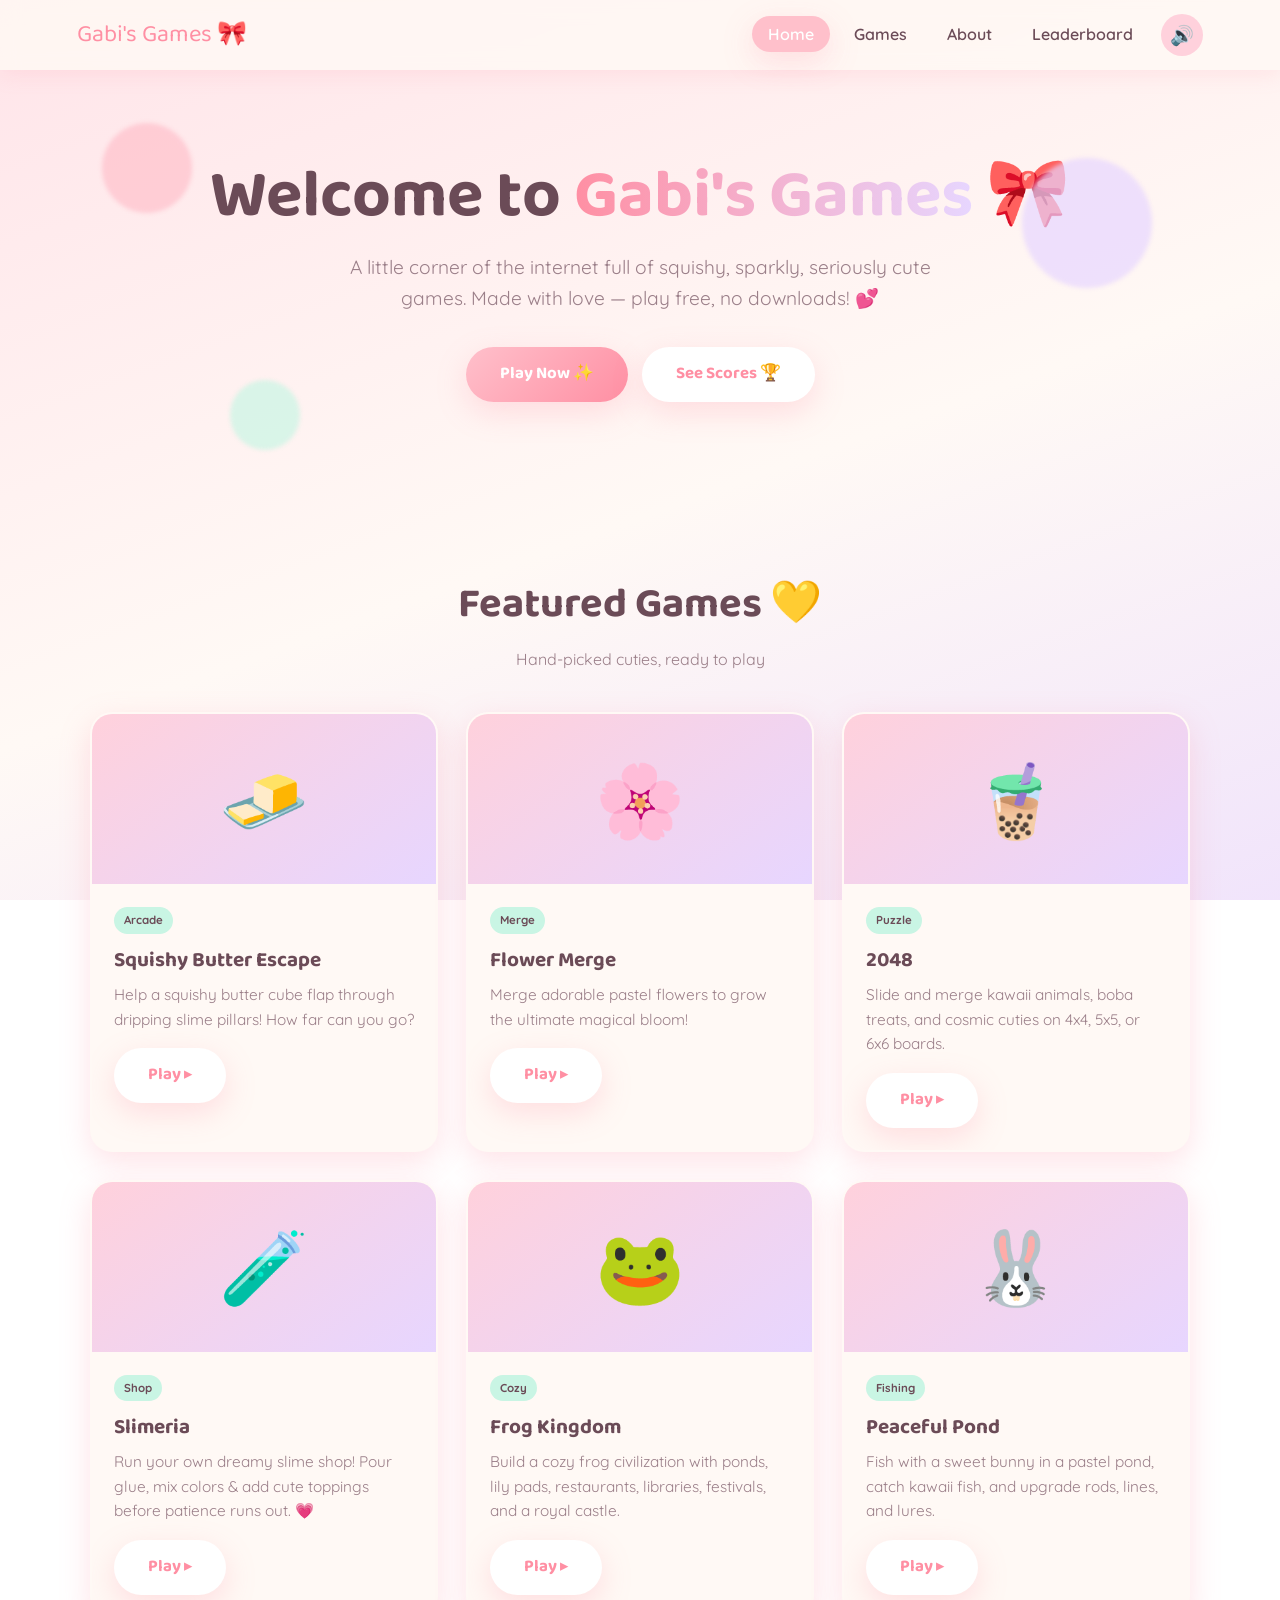
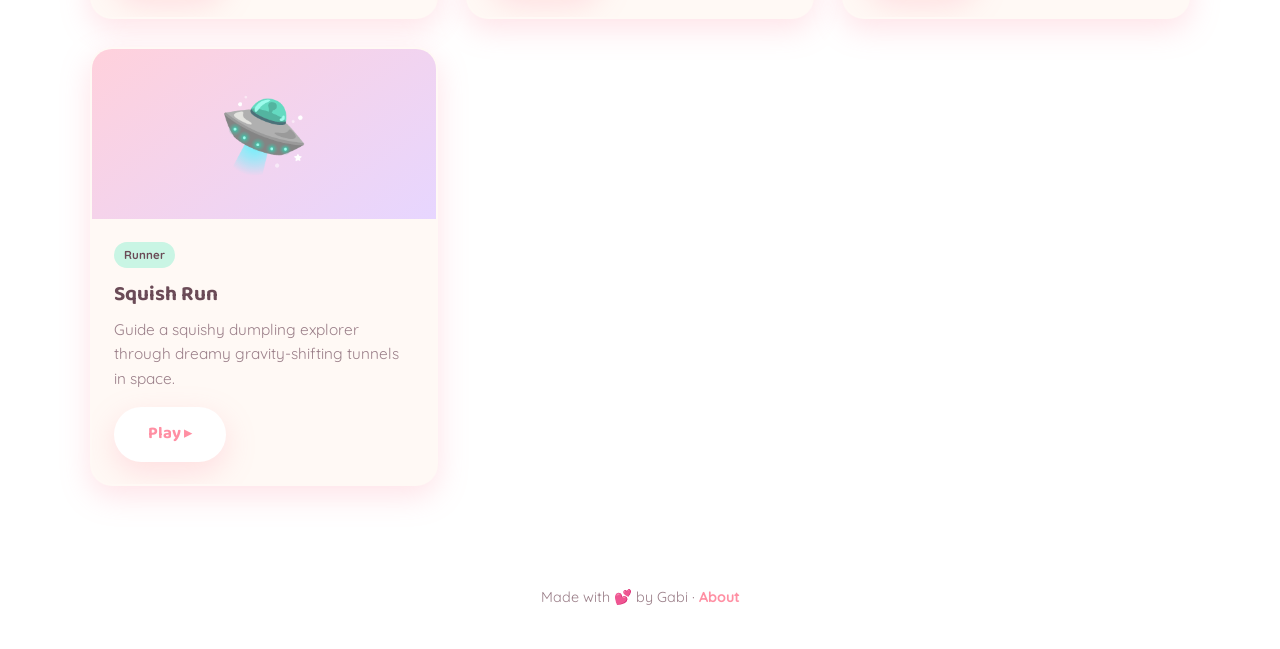
<file: index.html>
<!DOCTYPE html>
<html lang="en">
<head>
  <meta charset="UTF-8">
  <meta name="viewport" content="width=device-width, initial-scale=1.0">
  <!-- ===== SEO + SOCIAL META (edit text/URLs to match your site) ===== -->
  <title>Gabi's Games 🎀 — Cute Browser Games</title>
  <meta name="description" content="Gabi's Games — a collection of adorable, free browser games. Play Squishy Butter Escape and climb the leaderboard!">
  <meta property="og:title" content="Gabi's Games 🎀">
  <meta property="og:description" content="Adorable free browser games. Play now & climb the leaderboard!">
  <meta property="og:type" content="website">
  <meta property="og:image" content="https://YOUR-USERNAME.github.io/gabis-games/og-image.png">
  <meta name="theme-color" content="#FFC0CB">
  <!-- ===== Fonts ===== -->
  <link rel="preconnect" href="https://fonts.googleapis.com">
  <link rel="preconnect" href="https://fonts.gstatic.com" crossorigin>
  <link href="https://fonts.googleapis.com/css2?family=Baloo+2:wght@500;700&family=Quicksand:wght@500;600;700&display=swap" rel="stylesheet">
  <link rel="stylesheet" href="css/styles.css">
</head>
<body>
  <!-- Cute loading animation -->
  <div id="loader"><div class="loader-cube"></div><div class="loader-text">Loading cuteness… 🎀</div></div>

  <!-- Navigation (copy this same <nav> onto every page; change 'active') -->
  <nav class="nav">
    <a class="nav__logo" href="index.html">Gabi's Games 🎀</a>
    <div style="display:flex;align-items:center;gap:12px">
      <ul class="nav__links">
        <li><a class="active" href="index.html">Home</a></li>
        <li><a href="games.html">Games</a></li>
        <li><a href="about.html">About</a></li>
        <li><a href="leaderboard.html">Leaderboard</a></li>
      </ul>
      <button class="mute-btn" aria-label="Toggle sound">🔊</button>
      <button class="nav__toggle" aria-label="Menu">☰</button>
    </div>
  </nav>

  <main>
    <!-- HERO -->
    <header class="hero">
      <div class="float float--1"></div><div class="float float--2"></div><div class="float float--3"></div>
      <h1>Welcome to <span class="grad">Gabi's Games</span> 🎀</h1>
      <p>A little corner of the internet full of squishy, sparkly, seriously cute games. Made with love — play free, no downloads! 💕</p>
      <a class="btn" href="games.html">Play Now ✨</a>
      <a class="btn btn--ghost" href="leaderboard.html" style="margin-left:10px">See Scores 🏆</a>
    </header>

    <!-- FEATURED GAMES (auto-filled from config.js) -->
    <section class="section">
      <h2 class="section__title">Featured Games 💛</h2>
      <p class="section__sub">Hand-picked cuties, ready to play</p>
      <div class="cards" id="featured-cards"></div>
    </section>
  </main>

  <footer class="footer">Made with 💕 by Gabi · <a href="about.html">About</a></footer>

  <!-- Scripts (order matters: config first) -->
  <script src="js/config.js?v=20260712"></script>
  <script src="js/audio.js"></script>
  <script src="js/leaderboard.js"></script>
  <script src="js/main.js"></script>
</body>
</html>
</file>
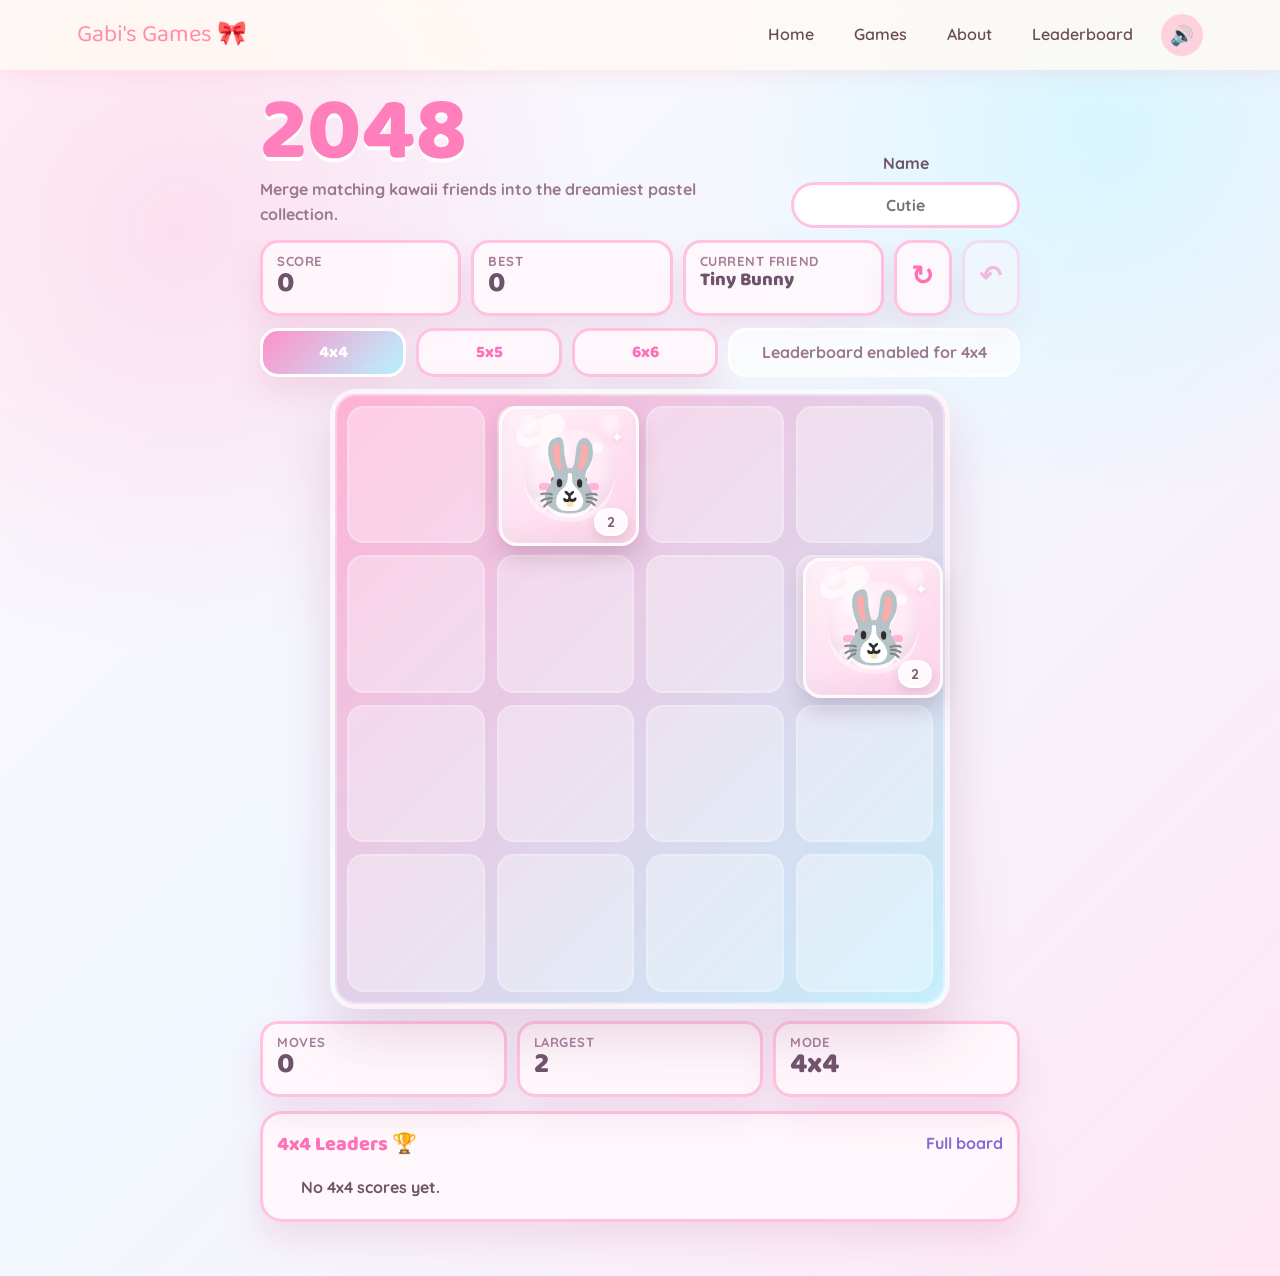
<file: games/2048/index.html>
<!DOCTYPE html>
<html lang="en">
<head>
  <meta charset="UTF-8">
  <meta name="viewport" content="width=device-width, initial-scale=1.0, maximum-scale=1.0, user-scalable=no">
  <title>2048 — Gabi's Games</title>
  <meta name="description" content="A pastel kawaii 2048 puzzle with cute animal and boba tiles, board sizes, undo, and a 4x4 leaderboard.">
  <link rel="preconnect" href="https://fonts.googleapis.com">
  <link rel="preconnect" href="https://fonts.gstatic.com" crossorigin>
  <link href="https://fonts.googleapis.com/css2?family=Baloo+2:wght@500;700;800&family=Quicksand:wght@500;600;700;800&display=swap" rel="stylesheet">
  <link rel="stylesheet" href="../../css/styles.css">
  <link rel="stylesheet" href="style.css">
</head>
<body>
  <nav class="nav">
    <a class="nav__logo" href="../../index.html">Gabi's Games 🎀</a>
    <div style="display:flex;align-items:center;gap:12px">
      <ul class="nav__links">
        <li><a href="../../index.html">Home</a></li>
        <li><a href="../../games.html">Games</a></li>
        <li><a href="../../about.html">About</a></li>
        <li><a href="../../leaderboard.html">Leaderboard</a></li>
      </ul>
      <button class="mute-btn" aria-label="Toggle sound">🔊</button>
      <button class="nav__toggle" aria-label="Menu">☰</button>
    </div>
  </nav>

  <main class="game-page">
    <section class="game-shell">
      <header class="game-header">
        <div>
          <h1>2048</h1>
          <p>Merge matching kawaii friends into the dreamiest pastel collection.</p>
        </div>
        <label class="name-field">
          Name
          <input id="player-name" maxlength="12" placeholder="Cutie">
        </label>
      </header>

      <section class="top-panel" aria-label="Game controls and score">
        <div class="score-card"><span>Score</span><strong id="score">0</strong></div>
        <div class="score-card"><span>Best</span><strong id="best">0</strong></div>
        <div class="score-card score-card--wide"><span>Current Friend</span><strong id="current-tile">Tiny Bunny</strong></div>
        <button class="icon-btn" id="btn-restart" aria-label="Restart game">↻</button>
        <button class="icon-btn" id="btn-undo" aria-label="Undo last move">↶</button>
      </section>

      <section class="mode-panel" aria-label="Board size">
        <button class="size-btn is-active" data-size="4">4x4</button>
        <button class="size-btn" data-size="5">5x5</button>
        <button class="size-btn" data-size="6">6x6</button>
        <span id="leader-note">Leaderboard enabled for 4x4</span>
      </section>

      <section class="board-wrap">
        <div id="board" class="board" aria-label="2048 board"></div>
        <div id="overlay" class="overlay hide">
          <h2 id="overlay-title">Game Over</h2>
          <p id="overlay-text">No more moves.</p>
          <div class="overlay-actions">
            <button class="btn" id="btn-keep-going">Keep Going</button>
            <button class="btn btn--ghost" id="btn-play-again">Play Again</button>
          </div>
        </div>
      </section>

      <section class="below-panel">
        <div class="moves-card"><span>Moves</span><strong id="moves">0</strong></div>
        <div class="moves-card"><span>Largest</span><strong id="largest">2</strong></div>
        <div class="moves-card"><span>Mode</span><strong id="mode-label">4x4</strong></div>
      </section>

      <section class="leader-card" id="leader-card">
        <div class="leader-card__top">
          <h2>4x4 Leaders 🏆</h2>
          <a href="../../leaderboard.html">Full board</a>
        </div>
        <ol id="leader-list">
          <li>No 4x4 scores yet.</li>
        </ol>
      </section>
    </section>
  </main>

  <script src="../../js/config.js"></script>
  <script src="../../js/audio.js"></script>
  <script src="../../js/leaderboard.js"></script>
  <script src="../../js/main.js"></script>
  <script src="game.js"></script>
</body>
</html>
</file>
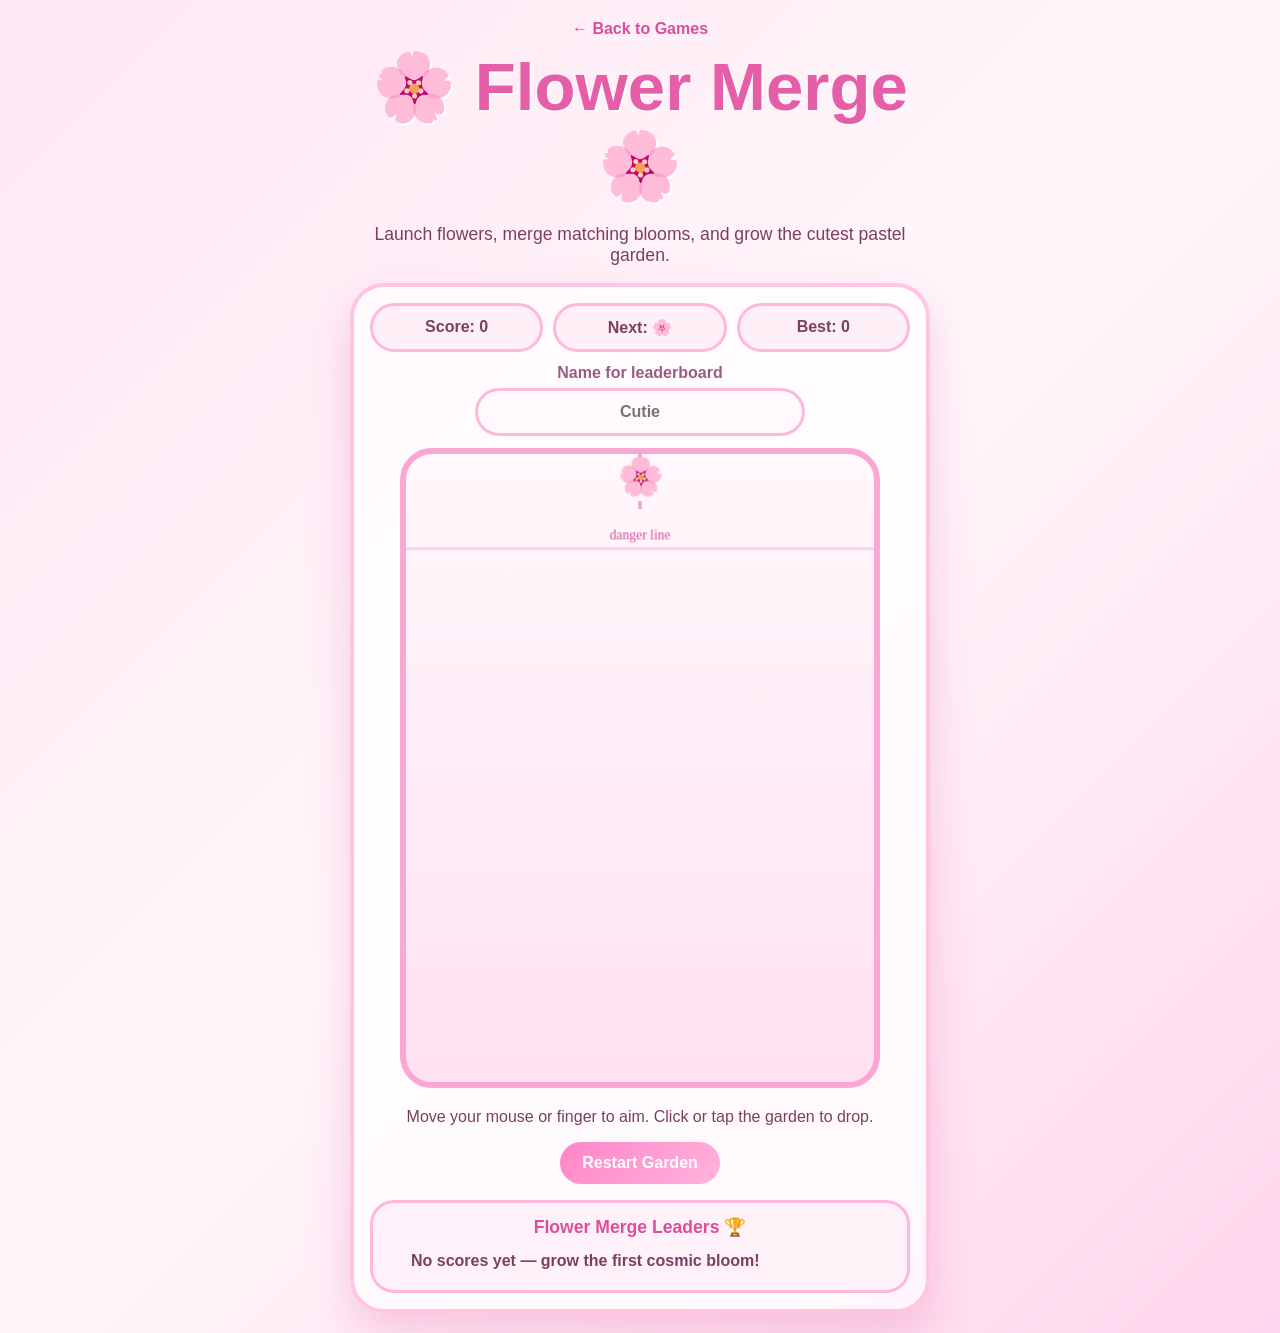
<file: games/flower-merge/index.html>
<!DOCTYPE html>
<html lang="en">
<head>
  <meta charset="UTF-8" />
  <meta name="viewport" content="width=device-width, initial-scale=1.0" />
  <title>Flower Merge — Gabi's Games</title>
  <link rel="stylesheet" href="style.css" />
</head>
<body>
  <main class="page">
    <a class="back" href="../../games.html">← Back to Games</a>

    <h1>🌸 Flower Merge 🌸</h1>
    <p class="subtitle">Launch flowers, merge matching blooms, and grow the cutest pastel garden.</p>

    <section class="game-card">
      <div class="hud">
        <div>Score: <span id="score">0</span></div>
        <div>Next: <span id="next">🌼</span></div>
        <div>Best: <span id="best">0</span></div>
      </div>

      <label class="name-label">
        Name for leaderboard
        <input id="player-name" maxlength="12" placeholder="Cutie" />
      </label>

      <canvas id="game" width="480" height="640"></canvas>

      <p class="instructions">
        Move your mouse or finger to aim. Click or tap the garden to drop.
      </p>

      <button id="restart">Restart Garden</button>
      <div class="mini-board" id="mini-board">
        <h2>Flower Merge Leaders 🏆</h2>
        <ol id="leaderboard-list">
          <li>No scores yet — grow the first cosmic bloom!</li>
        </ol>
      </div>
    </section>
  </main>

  <script src="../../js/config.js"></script>
  <script src="../../js/leaderboard.js"></script>
  <script src="game.js"></script>
</body>
</html>
</file>
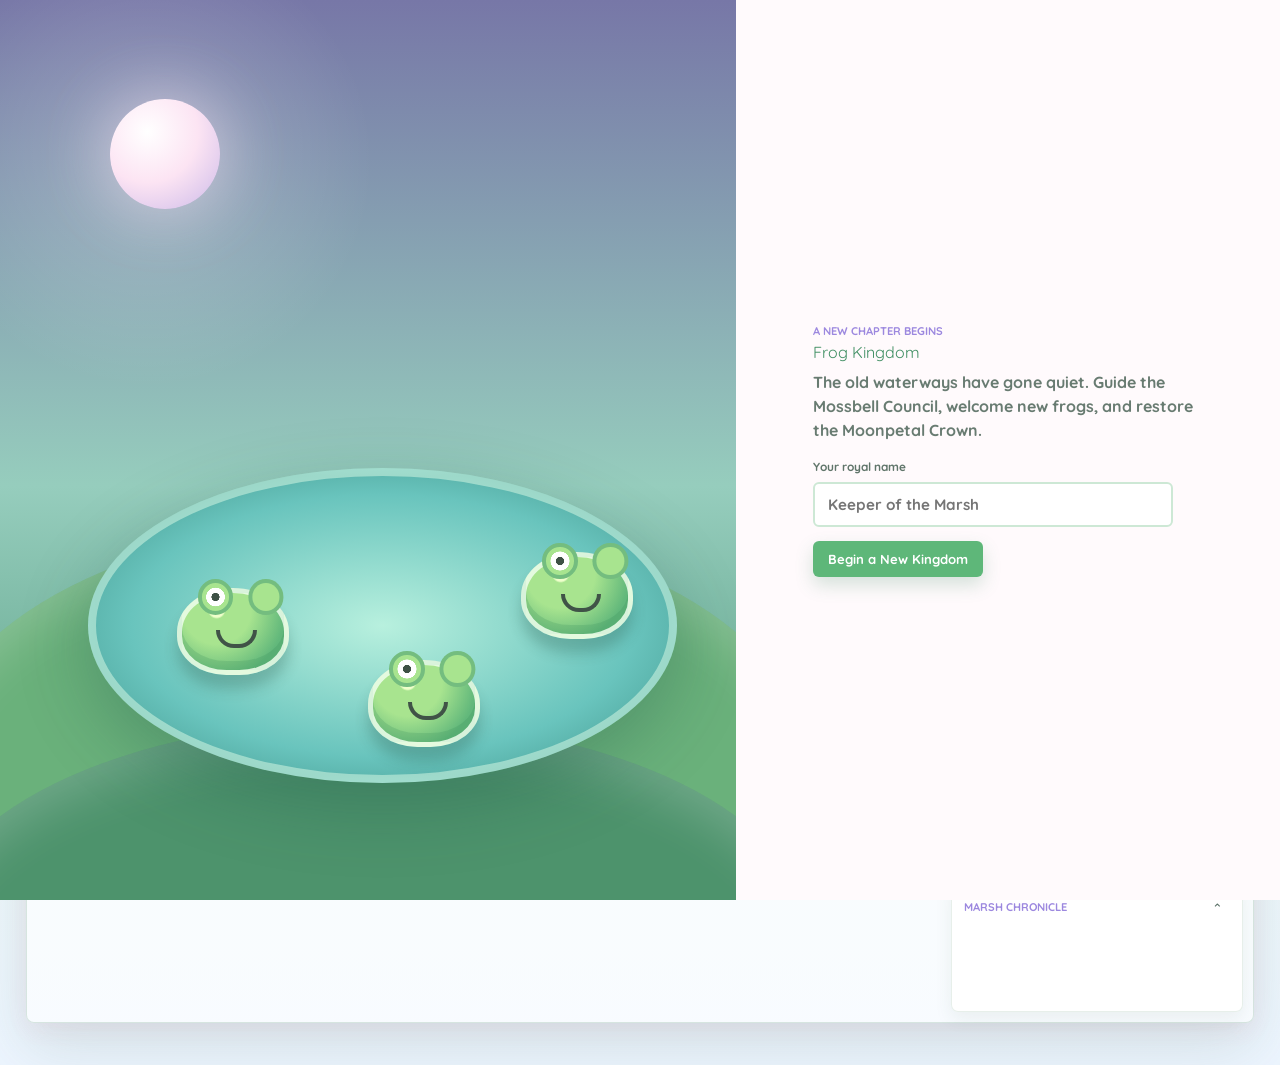
<file: games/frog-kingdom/index.html>
<!DOCTYPE html>
<html lang="en">
<head>
  <meta charset="UTF-8">
  <meta name="viewport" content="width=device-width, initial-scale=1.0, maximum-scale=1.0, user-scalable=no">
  <title>Frog Kingdom — Gabi's Games</title>
  <meta name="description" content="Build a living pastel frog civilization in the enchanted wetlands of Mossbell Marsh.">
  <link rel="preconnect" href="https://fonts.googleapis.com">
  <link rel="preconnect" href="https://fonts.gstatic.com" crossorigin>
  <link href="https://fonts.googleapis.com/css2?family=Baloo+2:wght@500;600;700;800&family=Quicksand:wght@500;600;700;800&display=swap" rel="stylesheet">
  <link rel="stylesheet" href="../../css/styles.css">
  <link rel="stylesheet" href="style.css">
</head>
<body>
  <nav class="nav">
    <a class="nav__logo" href="../../index.html">Gabi's Games 🎀</a>
    <div class="nav__actions">
      <ul class="nav__links">
        <li><a href="../../index.html">Home</a></li>
        <li><a href="../../games.html">Games</a></li>
        <li><a href="../../about.html">About</a></li>
        <li><a href="../../leaderboard.html">Leaderboard</a></li>
      </ul>
      <button class="mute-btn" id="mute-button" aria-label="Toggle sound">🔊</button>
      <button class="nav__toggle" aria-label="Menu">☰</button>
    </div>
  </nav>

  <main class="kingdom-page">
    <header class="kingdom-heading">
      <div>
        <p class="kingdom-heading__eyebrow">Chronicles of Mossbell Marsh</p>
        <h1>Frog Kingdom</h1>
      </div>
      <p>Shape the wetlands, care for every citizen, and grow a tiny settlement into the Moonpetal Kingdom.</p>
    </header>

    <section class="kingdom-app" aria-label="Frog Kingdom civilization game">
      <div class="kingdom-stage">
        <canvas id="game" width="1040" height="680" aria-label="Interactive isometric kingdom map"></canvas>

        <div class="resource-bar" id="resource-bar">
          <div><span>Flies</span><strong id="res-flies">120</strong></div>
          <div><span>Berries</span><strong id="res-berries">30</strong></div>
          <div><span>Reeds</span><strong id="res-reeds">40</strong></div>
          <div><span>Knowledge</span><strong id="res-knowledge">0</strong></div>
          <div><span>Population</span><strong id="res-population">3/4</strong></div>
          <div><span>Wellbeing</span><strong id="res-health">100%</strong></div>
          <div><span>Harmony</span><strong id="res-harmony">72%</strong></div>
          <div><span>Safety</span><strong id="res-safety">42%</strong></div>
        </div>

        <div class="world-status">
          <strong id="world-day">Day 1</strong>
          <span id="world-season">Blossomtide</span>
          <span id="world-weather">Clear skies</span>
        </div>

        <div class="era-resource-strip" id="era-resource-strip" aria-label="Civilization resources"></div>

        <div class="camera-tools" aria-label="Map controls">
          <button id="zoom-out" aria-label="Zoom out" title="Zoom out">−</button>
          <button id="zoom-home" aria-label="Center map" title="Center map">⌂</button>
          <button id="zoom-focus" aria-label="Focus selected place" title="Focus selected place">◎</button>
          <button id="zoom-in" aria-label="Zoom in" title="Zoom in">+</button>
          <button id="pause-button" aria-label="Pause" title="Pause">Ⅱ</button>
        </div>

        <div class="marsh-actions" id="marsh-actions" aria-label="Marsh actions">
          <button data-marsh-action="forage" title="Send nearby helpers to forage"><span>🍓</span><strong>Forage</strong><small>+ berries</small></button>
          <button data-marsh-action="reeds" title="Gather loose building reeds"><span>🌾</span><strong>Cut reeds</strong><small>+ reeds</small></button>
          <button data-marsh-action="clay" title="Dig river clay from the shallows"><span>🏺</span><strong>Dig clay</strong><small>Era 1</small></button>
        </div>

        <section class="build-dock" id="build-dock" aria-label="Kingdom building catalog">
          <div class="build-dock__head">
            <div class="build-dock__title">
              <span class="build-dock__crest" aria-hidden="true">🛠️</span>
              <div>
                <p class="panel-label">Build for Mossbell</p>
                <strong id="build-category-title">Homes & Paths</strong>
              </div>
            </div>
            <div class="build-tabs" id="build-tabs">
              <button class="is-active" data-category="home"><span>🏡</span>Home</button>
              <button data-category="food"><span>🍓</span>Harvest</button>
              <button data-category="industry"><span>🛠️</span>Industry</button>
              <button data-category="civic"><span>🏛️</span>Civic</button>
              <button data-category="expansion"><span>🗺️</span>Expand</button>
              <button data-category="beauty"><span>🌷</span>Beauty</button>
            </div>
            <button class="build-dock__toggle" id="build-dock-toggle" aria-label="Minimize building catalog" aria-expanded="true" title="Minimize building catalog">⌄</button>
          </div>
          <div class="build-dock__body" id="build-dock-body">
            <div class="build-catalog-tools" id="build-catalog-tools">
              <span>Chronological catalog</span>
              <label for="build-era-filter">Era</label>
              <select id="build-era-filter">
                <option value="all">All eras</option>
                <option value="available">Available now</option>
                <option value="0">Era 0</option>
                <option value="1">Era 1</option>
                <option value="2">Era 2</option>
                <option value="3">Era 3</option>
                <option value="4">Era 4</option>
                <option value="5">Era 5</option>
                <option value="6">Era 6</option>
                <option value="7">Era 7</option>
                <option value="8">Era 8</option>
                <option value="9">Era 9</option>
              </select>
            </div>
            <div class="build-list" id="build-list"></div>
          </div>
        </section>

        <div class="placement-hint hide" id="placement-hint"></div>
        <div class="toast-stack" id="toast-stack"></div>
      </div>

      <aside class="kingdom-sidebar">
        <section class="era-panel">
          <div class="era-panel__top">
            <span id="era-number">Era I</span>
            <strong id="era-name">The First Ripple</strong>
          </div>
          <div class="era-progress"><span id="era-progress"></span></div>
          <p id="era-description">A handful of brave frogs have gathered beneath the Great Willow.</p>
          <div class="era-worldbuilding">
            <strong id="era-motto">Every path begins with one ripple.</strong>
            <span id="era-detail">Willow shelters and family bands ring the old pond.</span>
            <small id="era-health-note">Health: clean water, wild herbs, and careful luck.</small>
          </div>
          <button class="era-advance-button" id="advance-era-button">
            <span>Advance Society</span>
            <small id="advance-era-requirement">Gather the council requirements</small>
          </button>
        </section>

        <section class="objective-panel">
          <p class="panel-label">Council Request</p>
          <h2 id="quest-title">Homes on the Water</h2>
          <p id="quest-description">Create room for four frogs with lily homes or cottages.</p>
          <div class="quest-reward" id="quest-reward">Reward: 35 flies</div>
        </section>

        <section class="selected-panel" id="selected-panel">
          <div class="selected-profile">
            <div class="selected-avatar hide" id="selected-avatar" aria-hidden="true">
              <span class="selected-avatar__eye selected-avatar__eye--left"></span>
              <span class="selected-avatar__eye selected-avatar__eye--right"></span>
              <span class="selected-avatar__smile"></span>
            </div>
            <div class="selected-profile__copy">
              <p class="panel-label" id="selected-label">Kingdom Notes</p>
              <h2 id="selected-title">The Great Willow</h2>
            </div>
          </div>
          <p id="selected-description">The oldest tree in Mossbell. The council gathers beneath its lanterns.</p>
          <div class="frog-vitals hide" id="frog-vitals"></div>
          <div class="selected-stats" id="selected-stats"></div>
          <div class="frog-actions hide" id="frog-actions">
            <button data-frog-action="chat" title="Spend time talking with this frog"><span>💬</span>Visit<small>Bond +1</small></button>
            <button data-frog-action="treat" title="Give this frog a favorite berry treat"><span>🫐</span>Treat<small>2 berries</small></button>
            <button data-frog-action="heal" title="Provide gentle care while this frog is sick"><span>🌿</span>Tend<small>3 berries</small></button>
            <button data-frog-action="find" title="Center and zoom the map on this frog"><span>◎</span>Locate<small>On map</small></button>
          </div>
          <div class="job-assignment hide" id="job-assignment">
            <label for="job-select">Assign a job</label>
            <div>
              <select id="job-select"></select>
              <button id="assign-job">Assign</button>
            </div>
          </div>
          <div class="job-assignment hide" id="task-assignment">
            <label for="task-select">Assign a civic task</label>
            <div>
              <select id="task-select"></select>
              <button id="assign-task">Assign</button>
            </div>
          </div>
          <div class="building-residents hide" id="building-residents"></div>
          <div class="job-assignment hide" id="building-assignment">
            <label for="building-worker-select">Assign a worker</label>
            <div>
              <select id="building-worker-select"></select>
              <button id="assign-building-worker">Assign</button>
            </div>
          </div>
          <div class="building-actions hide" id="building-actions">
            <strong id="building-tier">Tier I · Local Site</strong>
            <button id="upgrade-building">Upgrade Building</button>
            <small id="upgrade-building-cost"></small>
            <div class="specialization-options hide" id="specialization-options"></div>
          </div>
          <div class="citizen-roster-heading">
            <strong>Citizens</strong>
            <small>Choose a frog to visit</small>
          </div>
          <div class="citizen-roster" id="citizen-roster"></div>
        </section>

        <section class="council-panel">
          <div>
            <p class="panel-label">Civilization Council</p>
            <strong id="council-summary">Forager bands are forming</strong>
            <small id="government-summary">The Willow Circle settles questions by consensus.</small>
          </div>
          <div class="council-panel__actions">
            <button id="open-tasks"><span>🐸</span>Workforce</button>
            <button id="open-trade"><span>🪷</span>Trade</button>
            <button id="open-government"><span>👑</span>Realm</button>
          </div>
        </section>

        <section class="chronicle-panel">
          <div class="chronicle-panel__heading">
            <p class="panel-label">Marsh Chronicle</p>
            <button id="chronicle-toggle" aria-label="Collapse chronicle">⌃</button>
          </div>
          <div id="chronicle-list" class="chronicle-list"></div>
        </section>
      </aside>

    </section>
  </main>

  <section class="game-screen" id="screen-start">
    <div class="start-scene" aria-hidden="true">
      <div class="start-scene__moon"></div>
      <div class="start-scene__pond"></div>
      <div class="start-scene__frog start-scene__frog--one">🐸</div>
      <div class="start-scene__frog start-scene__frog--two">🐸</div>
      <div class="start-scene__frog start-scene__frog--three">🐸</div>
    </div>
    <div class="start-content">
      <p class="kingdom-heading__eyebrow">A new chapter begins</p>
      <h2>Frog Kingdom</h2>
      <p>The old waterways have gone quiet. Guide the Mossbell Council, welcome new frogs, and restore the Moonpetal Crown.</p>
      <label for="name-input">Your royal name</label>
      <input id="name-input" maxlength="16" placeholder="Keeper of the Marsh">
      <div class="start-actions">
        <button class="primary-button" id="btn-new">Begin a New Kingdom</button>
        <button class="secondary-button hide" id="btn-continue">Continue Mossbell</button>
      </div>
    </div>
  </section>

  <section class="game-screen hide" id="screen-pause">
    <div class="pause-card">
      <p class="kingdom-heading__eyebrow">The marsh is resting</p>
      <h2>Paused</h2>
      <button class="primary-button" id="btn-resume">Return to Mossbell</button>
      <button class="secondary-button" id="btn-save">Save Kingdom</button>
      <button class="danger-button" id="btn-reset">Begin Again</button>
    </div>
  </section>

  <section class="game-screen hide" id="screen-victory">
    <div class="pause-card victory-card">
      <p class="kingdom-heading__eyebrow">The Moonpetal Crown awakens</p>
      <h2>Kingdom Restored</h2>
      <p id="victory-copy"></p>
      <div class="victory-stats" id="victory-stats"></div>
      <button class="primary-button" id="btn-keep-playing">Keep Building</button>
    </div>
  </section>

  <section class="civilization-modal hide" id="civilization-modal" aria-label="Civilization council">
    <div class="civilization-modal__panel">
      <div class="civilization-modal__head">
        <div>
          <p class="panel-label">Mossbell Council Hall</p>
          <h2 id="council-modal-title">Workforce</h2>
        </div>
        <button id="close-council" aria-label="Close council">×</button>
      </div>
      <p id="council-modal-copy"></p>
      <div class="council-modal__content" id="council-modal-content"></div>
    </div>
  </section>

  <script src="game.js"></script>
</body>
</html>
</file>
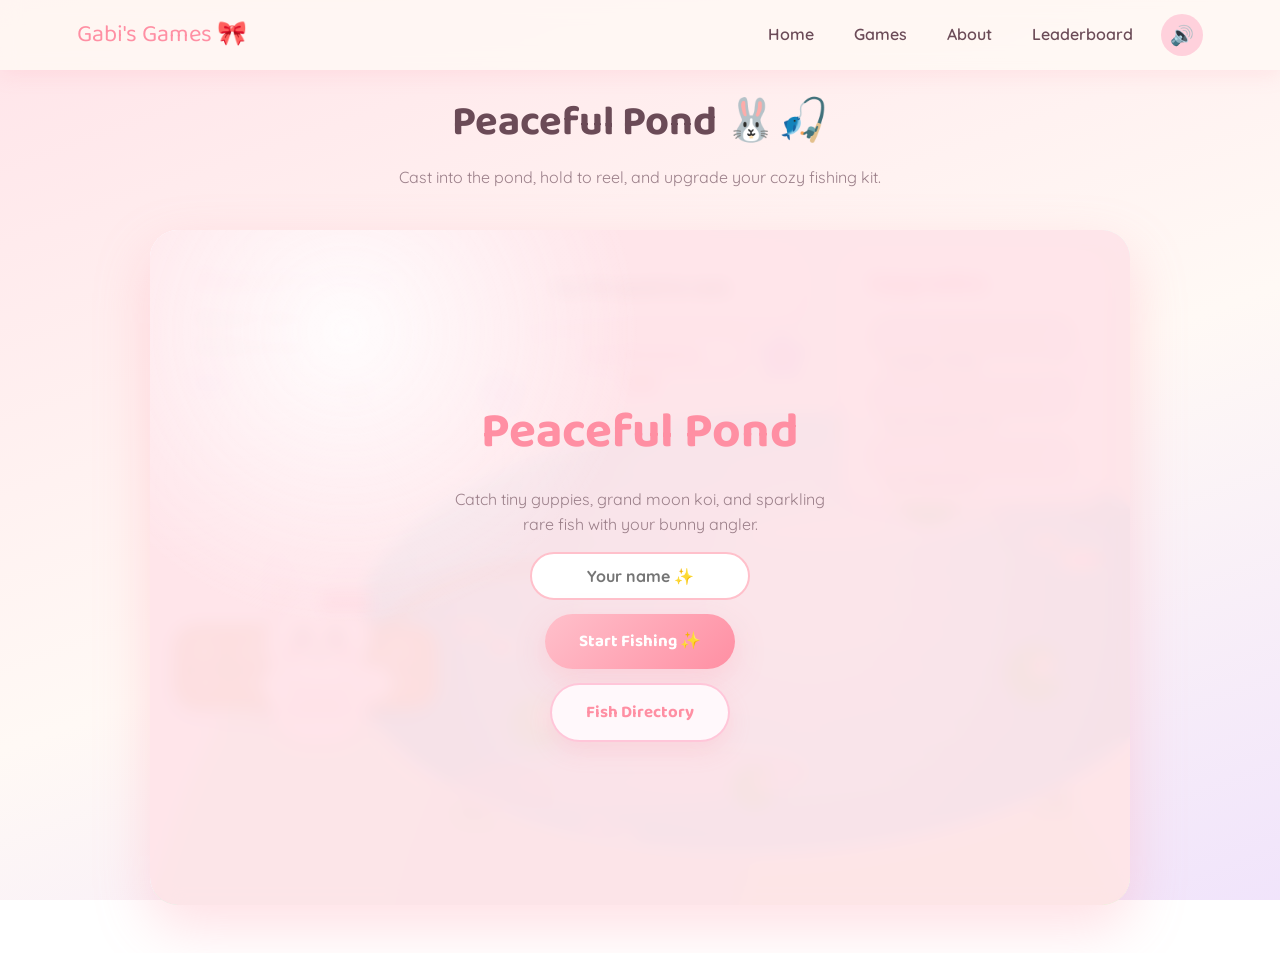
<file: games/peaceful-pond/index.html>
<!DOCTYPE html>
<html lang="en">
<head>
  <meta charset="UTF-8">
  <meta name="viewport" content="width=device-width, initial-scale=1.0, maximum-scale=1.0, user-scalable=no">
  <title>Peaceful Pond — Gabi's Games</title>
  <meta name="description" content="Fish with a sweet bunny friend in a pastel kawaii pond, catch rare fish, and upgrade your rod, line, and lures.">
  <link rel="preconnect" href="https://fonts.googleapis.com">
  <link rel="preconnect" href="https://fonts.gstatic.com" crossorigin>
  <link href="https://fonts.googleapis.com/css2?family=Baloo+2:wght@500;700&family=Quicksand:wght@500;600;700&display=swap" rel="stylesheet">
  <link rel="stylesheet" href="../../css/styles.css">
  <link rel="stylesheet" href="style.css">
</head>
<body>
  <nav class="nav">
    <a class="nav__logo" href="../../index.html">Gabi's Games 🎀</a>
    <div style="display:flex;align-items:center;gap:12px">
      <ul class="nav__links">
        <li><a href="../../index.html">Home</a></li>
        <li><a href="../../games.html">Games</a></li>
        <li><a href="../../about.html">About</a></li>
        <li><a href="../../leaderboard.html">Leaderboard</a></li>
      </ul>
      <button class="mute-btn" aria-label="Toggle sound">🔊</button>
      <button class="nav__toggle" aria-label="Menu">☰</button>
    </div>
  </nav>

  <main class="pond-stage">
    <h2 class="section__title">Peaceful Pond 🐰🎣</h2>
    <p class="section__sub">Cast into the pond, hold to reel, and upgrade your cozy fishing kit.</p>

    <div id="pond-wrap">
      <canvas id="game"></canvas>

      <div class="overlay" id="screen-start">
        <h2>Peaceful Pond</h2>
        <p>Catch tiny guppies, grand moon koi, and sparkling rare fish with your bunny angler.</p>
        <input id="name-input" maxlength="12" placeholder="Your name ✨">
        <button class="btn" id="btn-start">Start Fishing ✨</button>
        <button class="btn btn-soft" id="btn-open-directory-start">Fish Directory</button>
      </div>

      <div class="overlay hide" id="screen-pause">
        <h2>Paused 🌙</h2>
        <p>The pond is waiting softly.</p>
        <button class="btn" id="btn-resume">Resume ▸</button>
      </div>

      <div class="overlay hide catch-reveal" id="screen-catch-reveal">
        <div class="catch-card">
          <p class="catch-card__eyebrow" id="catch-reveal-eyebrow">New pond friend!</p>
          <div class="catch-card__fish" id="catch-reveal-fish"></div>
          <h2 id="catch-reveal-name">Peach Guppy</h2>
          <p id="catch-reveal-details">Cute catch details</p>
          <button class="btn" id="btn-close-catch-reveal">Keep Fishing</button>
        </div>
      </div>

      <div class="overlay hide fish-book" id="screen-directory">
        <div class="fish-book__header">
          <div>
            <h2>Fish Directory</h2>
            <p id="fish-directory-summary">Discover every cozy pond friend.</p>
          </div>
          <button class="btn fish-book__close" id="btn-close-directory">Close</button>
        </div>
        <div class="fish-directory-grid" id="fish-directory-grid"></div>
      </div>
    </div>
  </main>

  <script src="../../js/config.js"></script>
  <script src="../../js/audio.js"></script>
  <script src="../../js/leaderboard.js"></script>
  <script src="../../js/main.js"></script>
  <script src="game.js"></script>
</body>
</html>
</file>
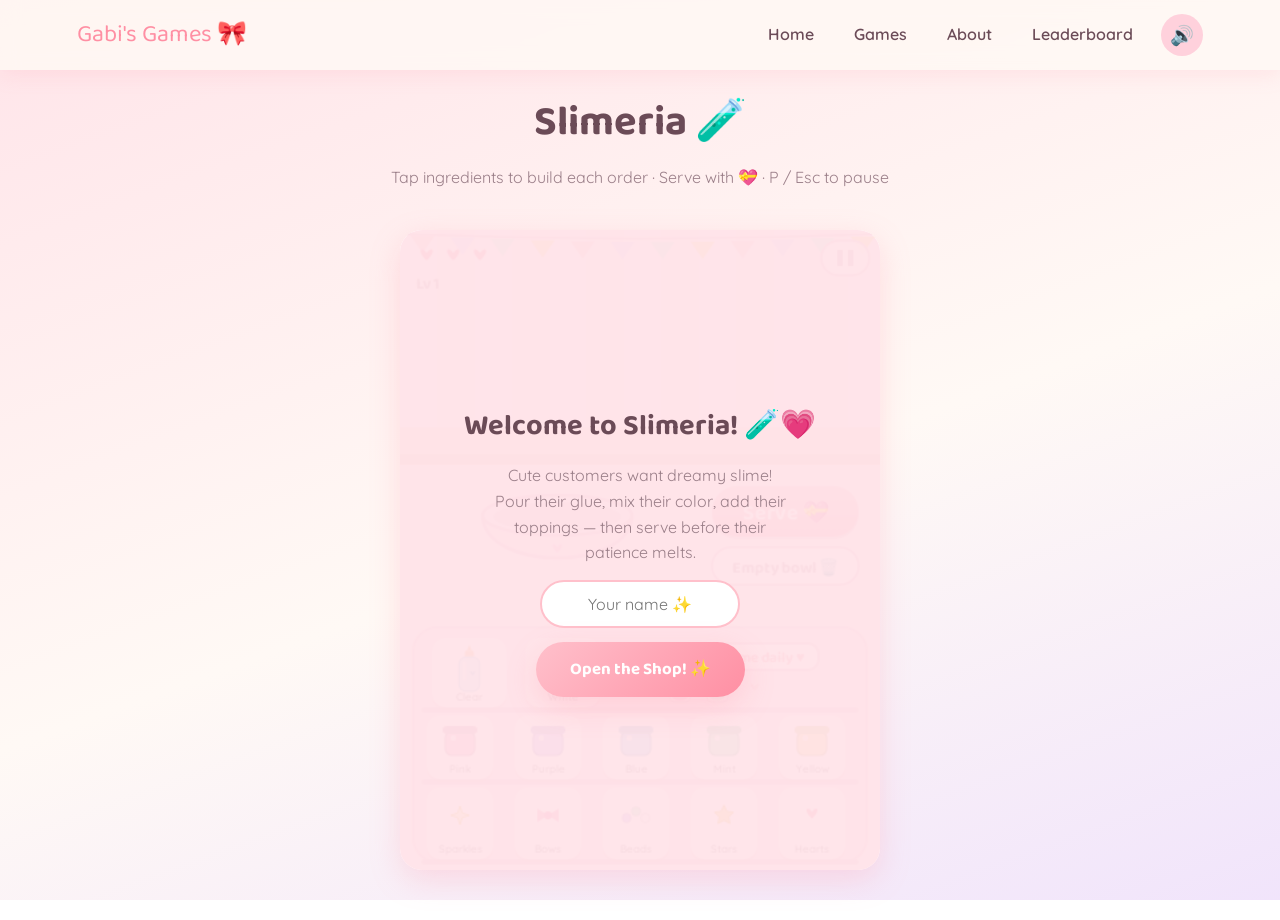
<file: games/slimeria/index.html>
<!DOCTYPE html>
<html lang="en">
<head>
  <meta charset="UTF-8">
  <meta name="viewport" content="width=device-width, initial-scale=1.0, maximum-scale=1.0, user-scalable=no">
  <title>Slimeria 🧪 — Gabi's Games</title>
  <meta name="description" content="Run your own dreamy slime shop! Mix glue, dyes and cute toppings to match every customer's order.">
  <link rel="preconnect" href="https://fonts.googleapis.com"><link rel="preconnect" href="https://fonts.gstatic.com" crossorigin>
  <link href="https://fonts.googleapis.com/css2?family=Baloo+2:wght@500;700&family=Quicksand:wght@500;600;700&display=swap" rel="stylesheet">
  <link rel="stylesheet" href="../../css/styles.css">
  <style>
    /* Game-specific layout (same pattern as Squishy Butter Escape) */
    .game-stage { display:flex; flex-direction:column; align-items:center; padding: 20px 4vw 50px; }
    #wrap { position:relative; width:100%; max-width:480px; aspect-ratio: 3/4; }
    canvas { width:100%; height:100%; border-radius: var(--radius); box-shadow: var(--shadow);
             background:#FFF6FA; touch-action:none; display:block; }
    /* Overlay screens (start / pause / game over) */
    .overlay { position:absolute; inset:0; display:flex; flex-direction:column; align-items:center;
               justify-content:center; gap:14px; text-align:center; padding:24px;
               background:rgba(255,228,233,0.93); border-radius:var(--radius); }
    .overlay.hide { display:none; }
    .overlay h2 { font-size:1.8rem; }
    .overlay p  { color:var(--ink-soft); max-width:300px; }
    .overlay input { font-family:var(--font-body); font-size:1rem; padding:12px 16px; border-radius:999px;
                     border:2px solid var(--pink-rose); text-align:center; width:200px; }
    .mini-lb { list-style:none; font-size:0.9rem; color:var(--ink); background:var(--white);
               border-radius:14px; padding:12px 18px; box-shadow:var(--shadow); min-width:180px; }
    .mini-lb li { display:flex; justify-content:space-between; gap:16px; padding:2px 0; }
    /* Score readout — smaller & top-centered so it doesn't cover the shop */
    .hud { position:absolute; top:8px; left:0; right:0; text-align:center; font-family:var(--font-head);
           font-size:1.5rem; color:var(--pink-deep); text-shadow:0 2px 0 #fff; pointer-events:none; }
  </style>
</head>
<body>
  <nav class="nav">
    <a class="nav__logo" href="../../index.html">Gabi's Games 🎀</a>
    <div style="display:flex;align-items:center;gap:12px">
      <ul class="nav__links">
        <li><a href="../../index.html">Home</a></li>
        <li><a href="../../games.html">Games</a></li>
        <li><a href="../../about.html">About</a></li>
        <li><a href="../../leaderboard.html">Leaderboard</a></li>
      </ul>
      <button class="mute-btn" aria-label="Toggle sound">🔊</button>
      <button class="nav__toggle" aria-label="Menu">☰</button>
    </div>
  </nav>

  <main class="game-stage">
    <h2 class="section__title">Slimeria 🧪</h2>
    <p class="section__sub">Tap ingredients to build each order · Serve with 💝 · P / Esc to pause</p>

    <div id="wrap">
      <canvas id="game"></canvas>
      <div class="hud" id="hud"></div>

      <!-- START SCREEN -->
      <div class="overlay" id="screen-start">
        <h2>Welcome to Slimeria! 🧪💗</h2>
        <p>Cute customers want dreamy slime! Pour their glue, mix their color, add their toppings — then serve before their patience melts.</p>
        <input id="name-input" maxlength="12" placeholder="Your name ✨">
        <button class="btn" id="btn-start">Open the Shop! ✨</button>
      </div>

      <!-- PAUSE SCREEN -->
      <div class="overlay hide" id="screen-pause">
        <h2>Break time ⏸️</h2>
        <p>The customers will wait… for now 💕</p>
        <button class="btn" id="btn-resume">Back to Work ▸</button>
      </div>

      <!-- GAME OVER SCREEN -->
      <div class="overlay hide" id="screen-over">
        <h2>Shop's Closed! 🌙</h2>
        <p id="over-score">Score: 0</p>
        <ul class="mini-lb" id="mini-lb"></ul>
        <button class="btn" id="btn-restart">Reopen 🔁</button>
        <a class="btn btn--ghost" href="../../leaderboard.html">Full Leaderboard 🏆</a>
      </div>
    </div>
  </main>

  <!-- Shared engines first, then the game -->
  <script src="../../js/config.js"></script>
  <script src="../../js/audio.js"></script>
  <script src="../../js/leaderboard.js"></script>
  <script src="../../js/main.js"></script>
  <script src="game.js"></script>
</body>
</html>
</file>
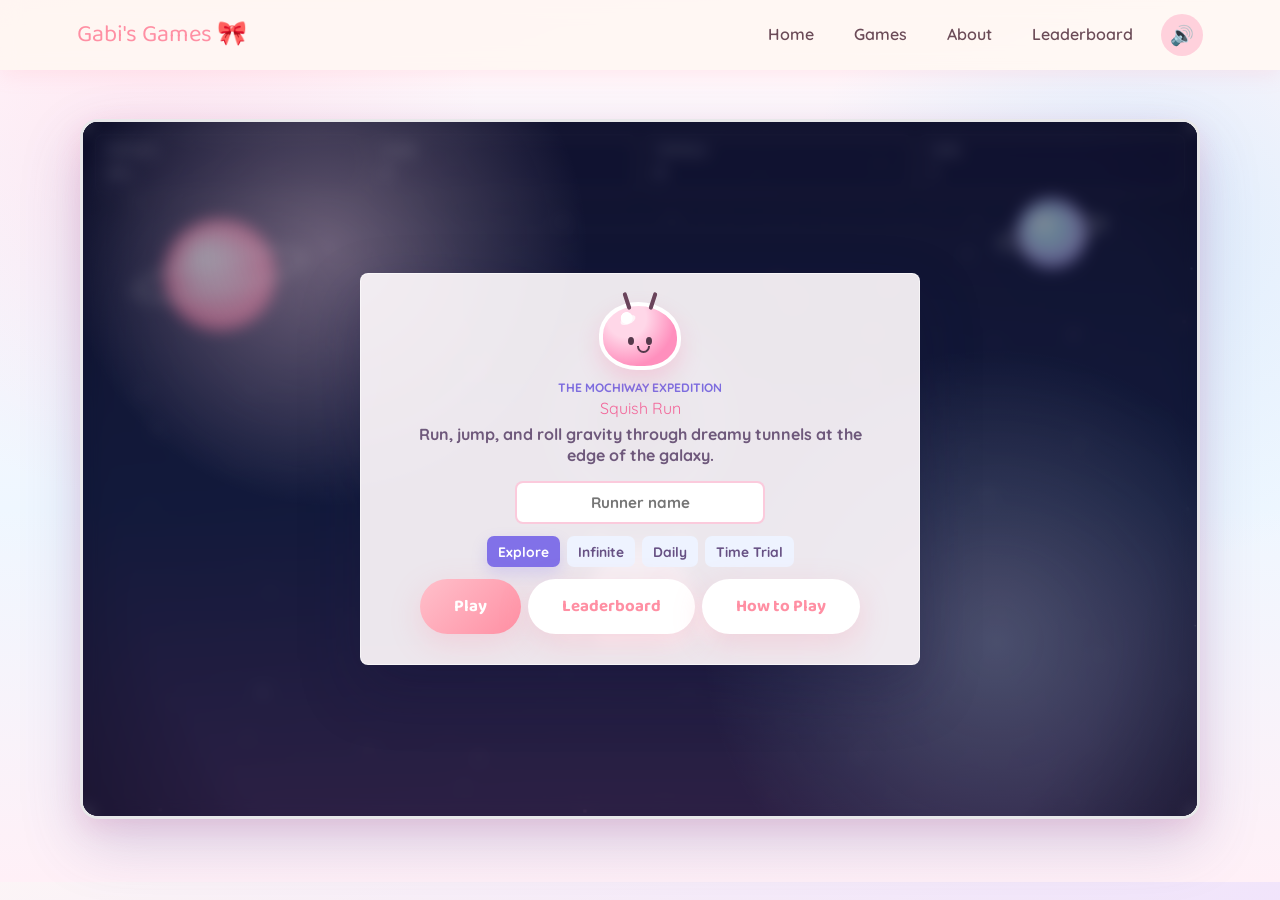
<file: games/squish-run/index.html>
<!DOCTYPE html>
<html lang="en">
<head>
  <meta charset="UTF-8">
  <meta name="viewport" content="width=device-width, initial-scale=1.0, maximum-scale=1.0, user-scalable=no">
  <title>Squish Run — Gabi's Games</title>
  <meta name="description" content="Guide a squishy dumpling explorer through gravity-shifting pastel tunnels in space.">
  <link rel="preconnect" href="https://fonts.googleapis.com">
  <link rel="preconnect" href="https://fonts.gstatic.com" crossorigin>
  <link href="https://fonts.googleapis.com/css2?family=Baloo+2:wght@500;700;800&family=Quicksand:wght@500;600;700;800&display=swap" rel="stylesheet">
  <link rel="stylesheet" href="../../css/styles.css">
  <link rel="stylesheet" href="style.css">
</head>
<body>
  <nav class="nav">
    <a class="nav__logo" href="../../index.html">Gabi's Games 🎀</a>
    <div style="display:flex;align-items:center;gap:12px">
      <ul class="nav__links">
        <li><a href="../../index.html">Home</a></li>
        <li><a href="../../games.html">Games</a></li>
        <li><a href="../../about.html">About</a></li>
        <li><a href="../../leaderboard.html">Leaderboard</a></li>
      </ul>
      <button class="mute-btn" aria-label="Toggle sound">🔊</button>
      <button class="nav__toggle" aria-label="Menu">☰</button>
    </div>
  </nav>

  <main class="run-shell">
    <section class="game-frame" aria-label="Squish Run game">
      <canvas id="game" width="960" height="600"></canvas>

      <div class="hud" id="hud">
        <div><span>Distance</span><strong id="hud-distance">0m</strong></div>
        <div><span>Score</span><strong id="hud-score">0</strong></div>
        <div><span>Crystals</span><strong id="hud-crystals">0</strong></div>
        <div><span>Level</span><strong id="hud-level">1</strong></div>
      </div>

      <div class="touch-controls" id="touch-controls" aria-label="Touch controls">
        <div class="stick" id="stick"><span></span></div>
        <button class="touch-btn" id="touch-jump" aria-label="Jump">Jump</button>
        <button class="touch-btn touch-btn--small" id="touch-pause" aria-label="Pause">Pause</button>
      </div>

      <div class="toast-stack" id="toast-stack"></div>

      <section class="screen screen--home" id="screen-home">
        <div class="brand-panel">
          <div class="squish-mascot" aria-hidden="true">
            <span class="squish-mascot__shine"></span>
            <span class="squish-mascot__eye squish-mascot__eye--left"></span>
            <span class="squish-mascot__eye squish-mascot__eye--right"></span>
            <span class="squish-mascot__smile"></span>
          </div>
          <p class="eyebrow">The Mochiway Expedition</p>
          <h1>Squish Run</h1>
          <p class="tagline">Run, jump, and roll gravity through dreamy tunnels at the edge of the galaxy.</p>
          <input id="name-input" maxlength="12" placeholder="Runner name">
          <div class="mode-row">
            <button class="chip is-active" data-mode="explore">Explore</button>
            <button class="chip" data-mode="endless">Infinite</button>
            <button class="chip" data-mode="daily">Daily</button>
            <button class="chip" data-mode="timeTrial">Time Trial</button>
          </div>
          <input class="seed-input" id="seed-input" maxlength="18" placeholder="World seed">
          <div class="action-row">
            <button class="btn" id="btn-play">Play</button>
            <button class="btn btn--ghost" id="btn-leaderboard">Leaderboard</button>
            <button class="btn btn--ghost" id="btn-instructions">How to Play</button>
          </div>
        </div>
      </section>

      <section class="screen hide" id="screen-panel">
        <div class="panel">
          <div class="panel__top">
            <h2 id="panel-title">Panel</h2>
            <button class="icon-btn" id="btn-panel-close" aria-label="Close">×</button>
          </div>
          <div class="tabs">
            <button data-panel="leaderboard">Leaderboard</button>
            <button data-panel="settings">Settings</button>
            <button data-panel="achievements">Achievements</button>
            <button data-panel="stats">Stats</button>
            <button data-panel="credits">Credits</button>
          </div>
          <div class="panel__body" id="panel-body"></div>
        </div>
      </section>

      <section class="screen hide" id="screen-pause">
        <div class="pause-card">
          <h2>Paused</h2>
          <p>The tunnel is holding its breath.</p>
          <button class="btn" id="btn-resume">Resume</button>
          <button class="btn btn--ghost" id="btn-fullscreen">Fullscreen</button>
          <button class="btn btn--ghost" id="btn-restart">Restart</button>
        </div>
      </section>

      <section class="screen hide" id="screen-over">
        <div class="over-card">
          <p class="eyebrow">Run complete</p>
          <h2 id="over-title">Beautiful try</h2>
          <div class="summary-grid" id="summary-grid"></div>
          <div class="action-row">
            <button class="btn" id="btn-run-again">Run Again</button>
            <button class="btn btn--ghost" id="btn-over-board">Leaderboard</button>
          </div>
        </div>
      </section>

      <section class="loading-screen" id="loading-screen">
        <div class="loader-orbit"></div>
        <p>Opening the Mochiway...</p>
      </section>
    </section>
  </main>

  <script src="../../js/config.js"></script>
  <script src="../../js/audio.js"></script>
  <script src="../../js/main.js"></script>
  <script src="game.js"></script>
</body>
</html>
</file>
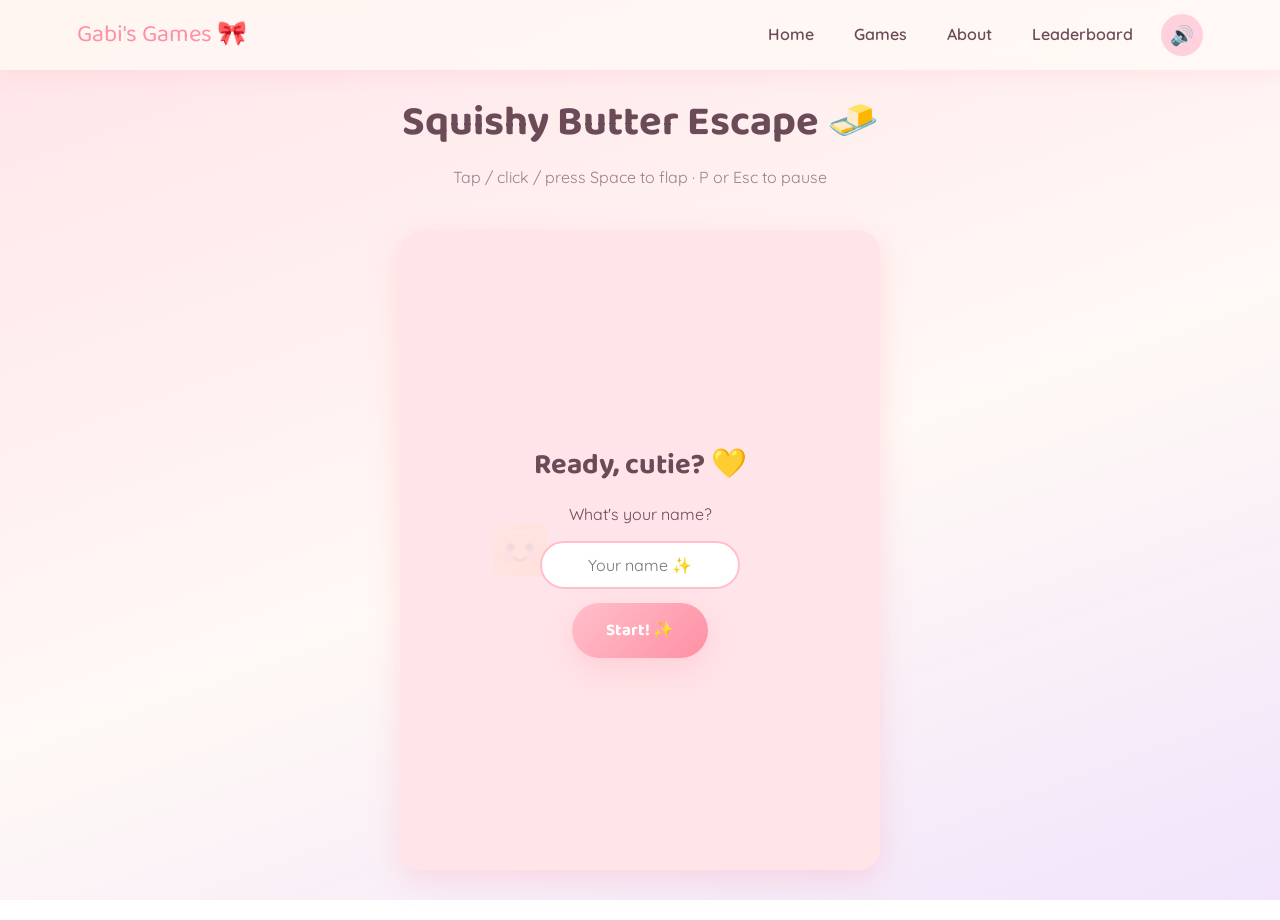
<file: games/squishy-butter-escape/index.html>
<!DOCTYPE html>
<html lang="en">
<head>
  <meta charset="UTF-8">
  <meta name="viewport" content="width=device-width, initial-scale=1.0, maximum-scale=1.0, user-scalable=no">
  <title>Squishy Butter Escape 🧈 — Gabi's Games</title>
  <meta name="description" content="Flap the squishy butter cube through dripping slime pillars!">
  <link rel="preconnect" href="https://fonts.googleapis.com"><link rel="preconnect" href="https://fonts.gstatic.com" crossorigin>
  <link href="https://fonts.googleapis.com/css2?family=Baloo+2:wght@500;700&family=Quicksand:wght@500;600;700&display=swap" rel="stylesheet">
  <link rel="stylesheet" href="../../css/styles.css">
  <style>
    /* Game-specific layout */
    .game-stage { display:flex; flex-direction:column; align-items:center; padding: 20px 4vw 50px; }
    #wrap { position:relative; width:100%; max-width:480px; aspect-ratio: 3/4; }
    canvas { width:100%; height:100%; border-radius: var(--radius); box-shadow: var(--shadow);
             background:#FFF0F5; touch-action:none; display:block; }
    /* Overlay screens (start / pause / game over) */
    .overlay { position:absolute; inset:0; display:flex; flex-direction:column; align-items:center;
               justify-content:center; gap:14px; text-align:center; padding:24px;
               background:rgba(255,228,233,0.92); border-radius:var(--radius); }
    .overlay.hide { display:none; }
    .overlay h2 { font-size:1.8rem; }
    .overlay input { font-family:var(--font-body); font-size:1rem; padding:12px 16px; border-radius:999px;
                     border:2px solid var(--pink-rose); text-align:center; width:200px; }
    .mini-lb { list-style:none; font-size:0.9rem; color:var(--ink); background:var(--white);
               border-radius:14px; padding:12px 18px; box-shadow:var(--shadow); min-width:180px; }
    .mini-lb li { display:flex; justify-content:space-between; gap:16px; padding:2px 0; }
    .hud { position:absolute; top:14px; left:0; right:0; text-align:center; font-family:var(--font-head);
           font-size:2.4rem; color:var(--pink-deep); text-shadow:0 2px 0 #fff; pointer-events:none; }
  </style>
</head>
<body>
  <nav class="nav">
    <a class="nav__logo" href="../../index.html">Gabi's Games 🎀</a>
    <div style="display:flex;align-items:center;gap:12px">
      <ul class="nav__links">
        <li><a href="../../index.html">Home</a></li>
        <li><a href="../../games.html">Games</a></li>
        <li><a href="../../about.html">About</a></li>
        <li><a href="../../leaderboard.html">Leaderboard</a></li>
      </ul>
      <button class="mute-btn" aria-label="Toggle sound">🔊</button>
      <button class="nav__toggle" aria-label="Menu">☰</button>
    </div>
  </nav>

  <main class="game-stage">
    <h2 class="section__title">Squishy Butter Escape 🧈</h2>
    <p class="section__sub">Tap / click / press Space to flap · P or Esc to pause</p>

    <div id="wrap">
      <canvas id="game"></canvas>
      <div class="hud" id="hud"></div>

      <!-- START SCREEN -->
      <div class="overlay" id="screen-start">
        <h2>Ready, cutie? 💛</h2>
        <p>What's your name?</p>
        <input id="name-input" maxlength="12" placeholder="Your name ✨">
        <button class="btn" id="btn-start">Start! ✨</button>
      </div>

      <!-- PAUSE SCREEN -->
      <div class="overlay hide" id="screen-pause">
        <h2>Paused ⏸️</h2>
        <button class="btn" id="btn-resume">Resume ▸</button>
      </div>

      <!-- GAME OVER SCREEN -->
      <div class="overlay hide" id="screen-over">
        <h2>Splat! 💥</h2>
        <p id="over-score">Score: 0</p>
        <ul class="mini-lb" id="mini-lb"></ul>
        <button class="btn" id="btn-restart">Play Again 🔁</button>
        <a class="btn btn--ghost" href="../../leaderboard.html">Full Leaderboard 🏆</a>
      </div>
    </div>
  </main>

  <!-- Shared engines first, then the game -->
  <script src="../../js/config.js"></script>
  <script src="../../js/audio.js"></script>
  <script src="../../js/leaderboard.js"></script>
  <script src="../../js/main.js"></script>
  <script src="game.js"></script>
</body>
</html>
</file>
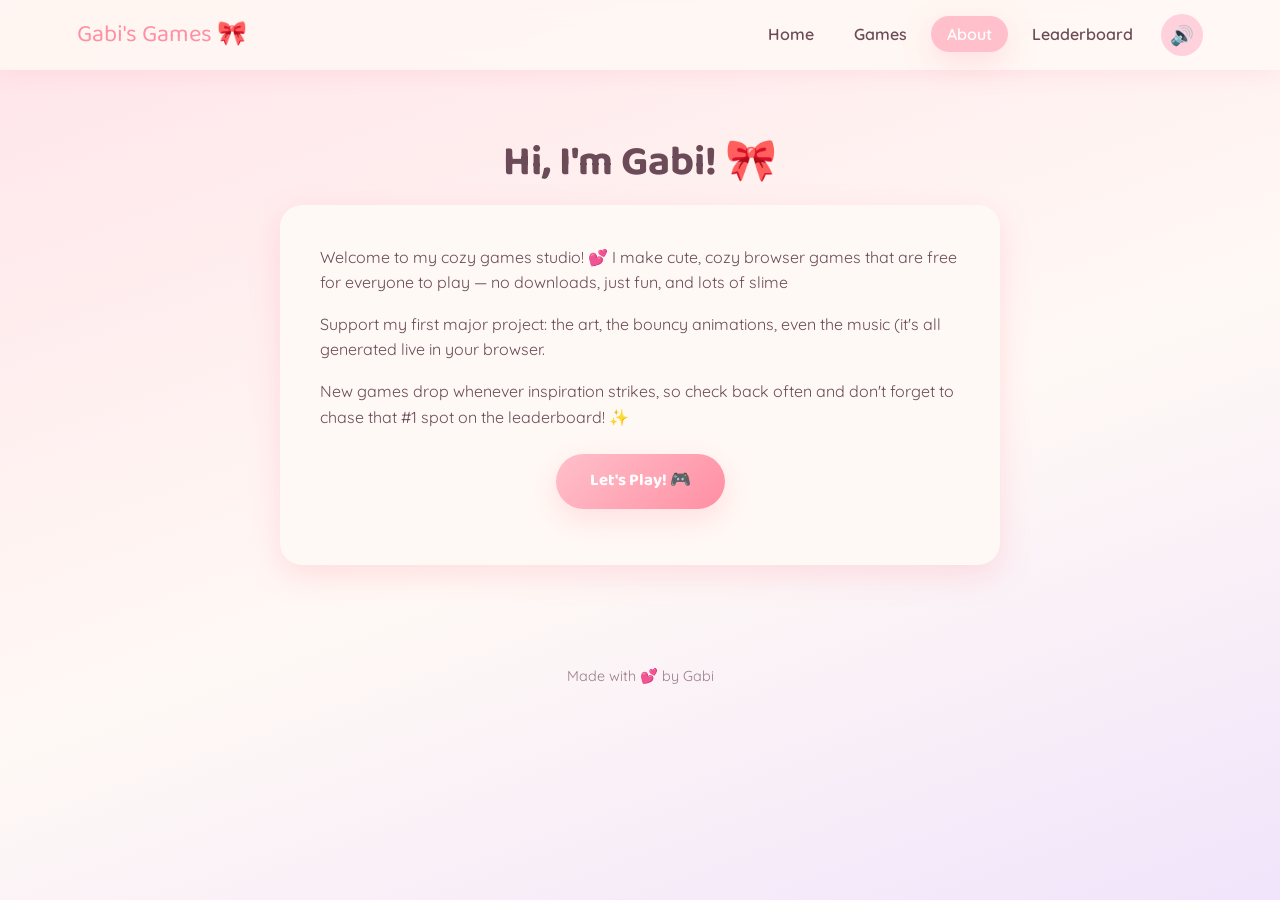
<file: about.html>
<!DOCTYPE html>
<html lang="en">
<head>
  <meta charset="UTF-8"><meta name="viewport" content="width=device-width, initial-scale=1.0">
  <title>About — Gabi's Games 🎀</title>
  <meta name="description" content="Meet Gabi, the creator behind Gabi's Games.">
  <link rel="preconnect" href="https://fonts.googleapis.com"><link rel="preconnect" href="https://fonts.gstatic.com" crossorigin>
  <link href="https://fonts.googleapis.com/css2?family=Baloo+2:wght@500;700&family=Quicksand:wght@500;600;700&display=swap" rel="stylesheet">
  <link rel="stylesheet" href="css/styles.css">
</head>
<body>
  <div id="loader"><div class="loader-cube"></div><div class="loader-text">Loading cuteness… 🎀</div></div>
  <nav class="nav">
    <a class="nav__logo" href="index.html">Gabi's Games 🎀</a>
    <div style="display:flex;align-items:center;gap:12px">
      <ul class="nav__links">
        <li><a href="index.html">Home</a></li>
        <li><a href="games.html">Games</a></li>
        <li><a class="active" href="about.html">About</a></li>
        <li><a href="leaderboard.html">Leaderboard</a></li>
      </ul>
      <button class="mute-btn" aria-label="Toggle sound">🔊</button>
      <button class="nav__toggle" aria-label="Menu">☰</button>
    </div>
  </nav>
  <main>
    <section class="section">
      <h2 class="section__title">Hi, I'm Gabi! 🎀</h2>
      <!-- 👇 EDIT THIS TEXT to tell your own story -->
      <div class="about reveal">
        <p>Welcome to my cozy games studio! 💕 I make cute, cozy browser games that are free for everyone to play — no downloads, just fun, and lots of slime</p>
        <p>Support my first major project: the art, the bouncy animations, even the music (it's all generated live in your browser.</p>
        <p>New games drop whenever inspiration strikes, so check back often and don't forget to chase that #1 spot on the leaderboard! ✨</p>
        <p style="text-align:center;margin-top:24px"><a class="btn" href="games.html">Let's Play! 🎮</a></p>
      </div>
    </section>
  </main>
  <footer class="footer">Made with 💕 by Gabi</footer>
  <script src="js/config.js"></script><script src="js/audio.js"></script>
  <script src="js/leaderboard.js"></script><script src="js/main.js"></script>
</body>
</html>
</file>
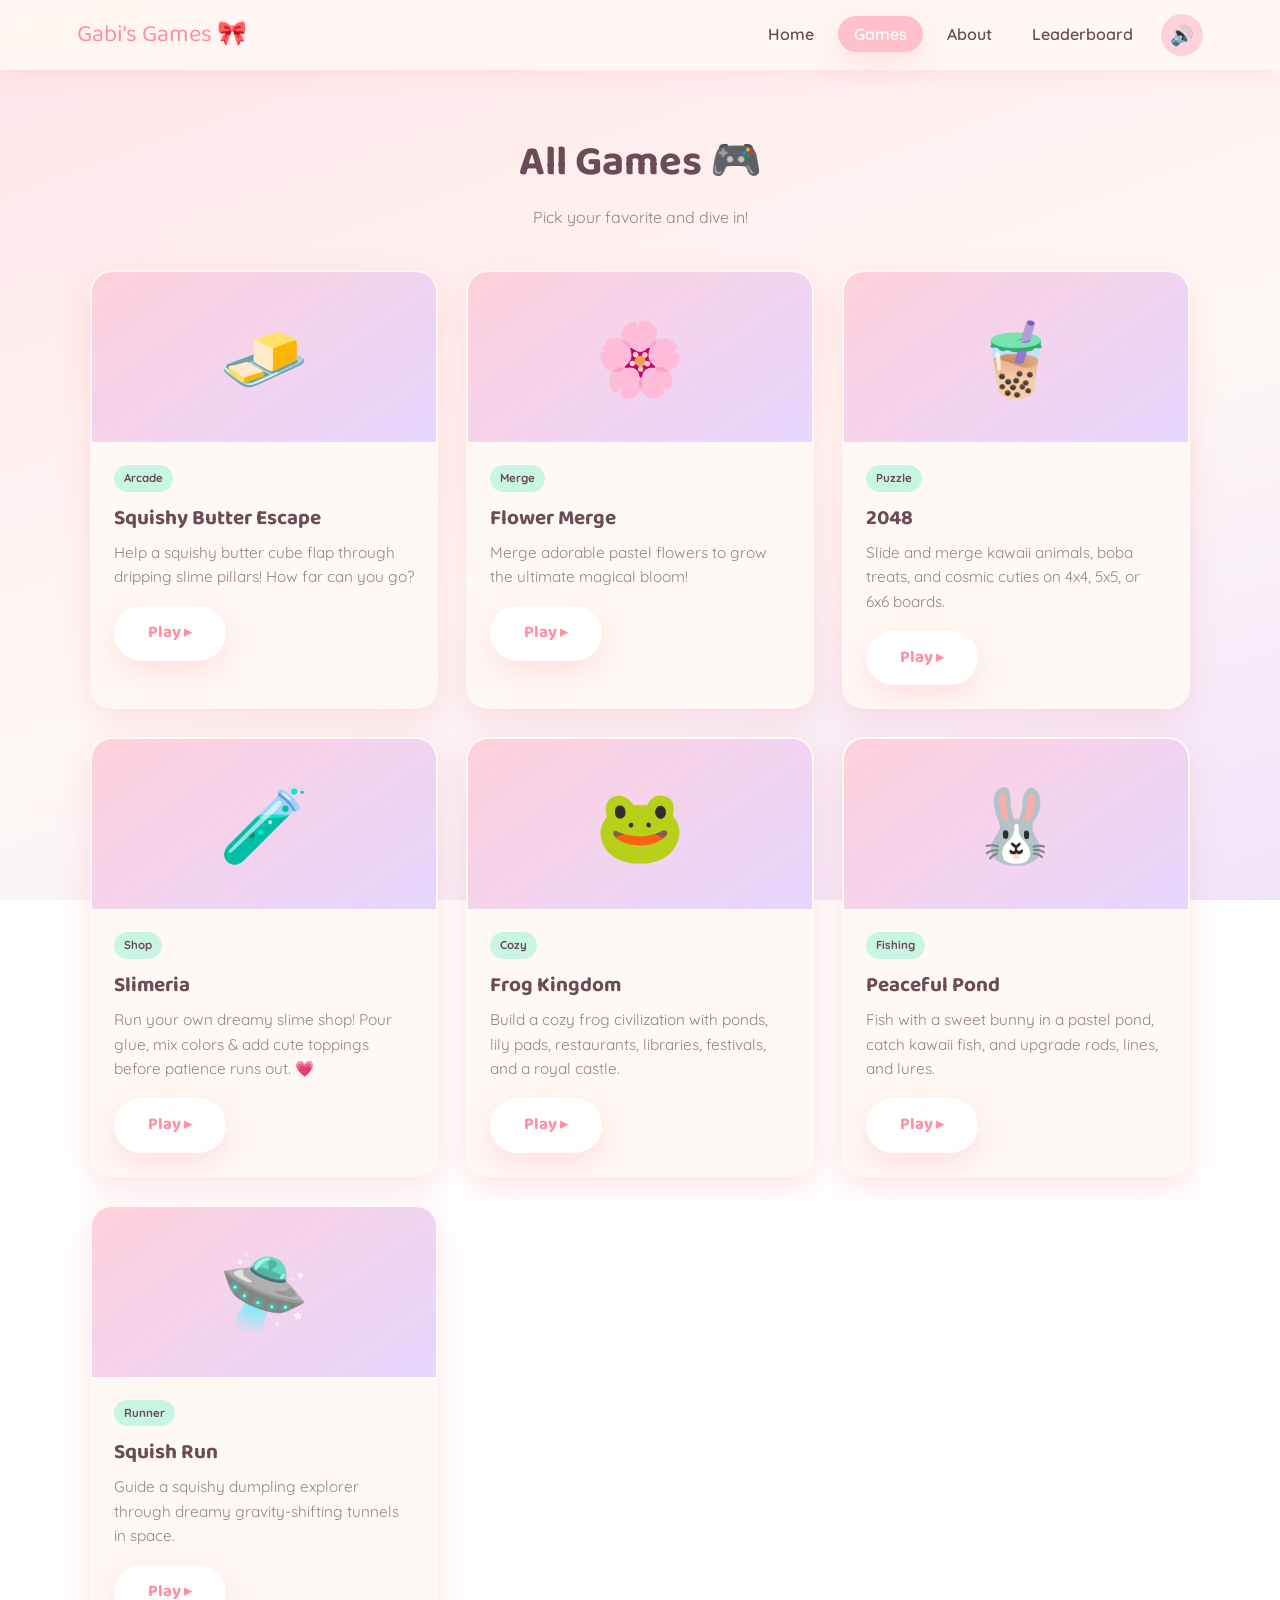
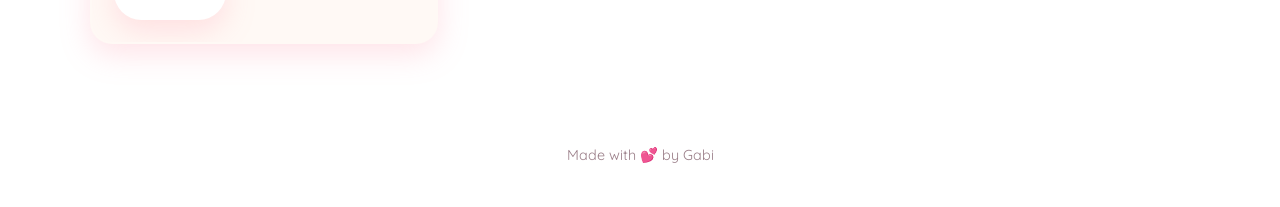
<file: games.html>
<!DOCTYPE html>
<html lang="en">
<head>
  <meta charset="UTF-8"><meta name="viewport" content="width=device-width, initial-scale=1.0">
  <title>Games — Gabi's Games 🎀</title>
  <meta name="description" content="Browse all of Gabi's adorable free browser games.">
  <link rel="preconnect" href="https://fonts.googleapis.com"><link rel="preconnect" href="https://fonts.gstatic.com" crossorigin>
  <link href="https://fonts.googleapis.com/css2?family=Baloo+2:wght@500;700&family=Quicksand:wght@500;600;700&display=swap" rel="stylesheet">
  <link rel="stylesheet" href="css/styles.css">
</head>
<body>
  <div id="loader"><div class="loader-cube"></div><div class="loader-text">Loading cuteness… 🎀</div></div>
  <nav class="nav">
    <a class="nav__logo" href="index.html">Gabi's Games 🎀</a>
    <div style="display:flex;align-items:center;gap:12px">
      <ul class="nav__links">
        <li><a href="index.html">Home</a></li>
        <li><a class="active" href="games.html">Games</a></li>
        <li><a href="about.html">About</a></li>
        <li><a href="leaderboard.html">Leaderboard</a></li>
      </ul>
      <button class="mute-btn" aria-label="Toggle sound">🔊</button>
      <button class="nav__toggle" aria-label="Menu">☰</button>
    </div>
  </nav>
  <main>
    <section class="section">
      <h2 class="section__title">All Games 🎮</h2>
      <p class="section__sub">Pick your favorite and dive in!</p>
      <div class="cards" id="all-cards"></div>
    </section>
  </main>
  <footer class="footer">Made with 💕 by Gabi</footer>
  <script src="js/config.js?v=20260712"></script><script src="js/audio.js"></script>
  <script src="js/leaderboard.js"></script><script src="js/main.js"></script>
</body>
</html>
</file>
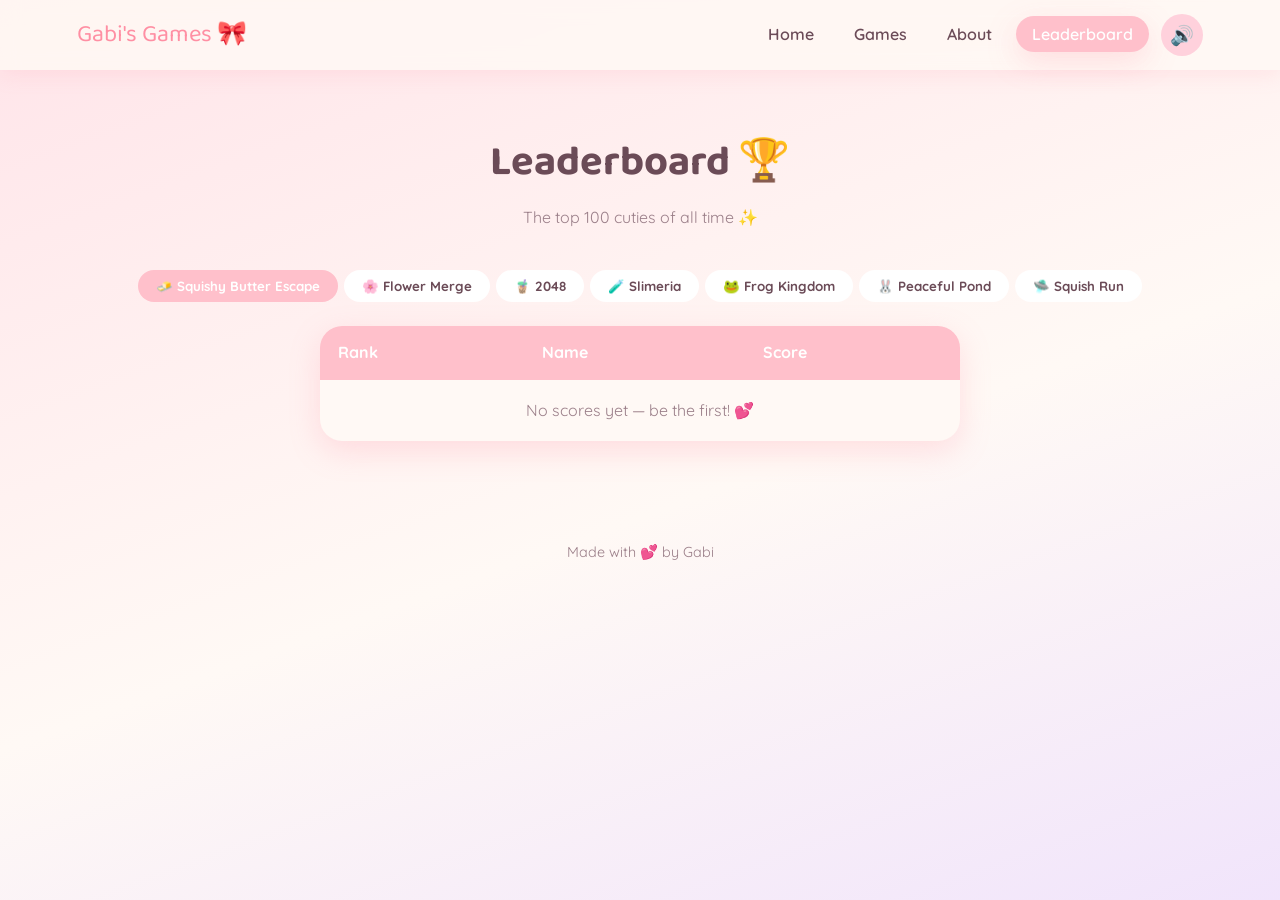
<file: leaderboard.html>
<!DOCTYPE html>
<html lang="en">
<head>
  <meta charset="UTF-8"><meta name="viewport" content="width=device-width, initial-scale=1.0">
  <title>Leaderboard — Gabi's Games 🏆</title>
  <meta name="description" content="Top 100 scores across Gabi's Games. Can you reach #1?">
  <link rel="preconnect" href="https://fonts.googleapis.com"><link rel="preconnect" href="https://fonts.gstatic.com" crossorigin>
  <link href="https://fonts.googleapis.com/css2?family=Baloo+2:wght@500;700&family=Quicksand:wght@500;600;700&display=swap" rel="stylesheet">
  <link rel="stylesheet" href="css/styles.css">
</head>
<body>
  <div id="loader"><div class="loader-cube"></div><div class="loader-text">Loading cuteness… 🎀</div></div>
  <nav class="nav">
    <a class="nav__logo" href="index.html">Gabi's Games 🎀</a>
    <div style="display:flex;align-items:center;gap:12px">
      <ul class="nav__links">
        <li><a href="index.html">Home</a></li>
        <li><a href="games.html">Games</a></li>
        <li><a href="about.html">About</a></li>
        <li><a class="active" href="leaderboard.html">Leaderboard</a></li>
      </ul>
      <button class="mute-btn" aria-label="Toggle sound">🔊</button>
      <button class="nav__toggle" aria-label="Menu">☰</button>
    </div>
  </nav>
  <main>
    <section class="section">
      <h2 class="section__title">Leaderboard 🏆</h2>
      <p class="section__sub">The top 100 cuties of all time ✨</p>
      <div class="lb-tabs" id="lb-tabs"></div>
      <div class="lb-wrap">
        <table>
          <thead><tr><th>Rank</th><th>Name</th><th>Score</th></tr></thead>
          <tbody id="lb-body"></tbody>
        </table>
        <div class="lb-status" id="lb-status">Loading scores… 🎀</div>
      </div>
    </section>
  </main>
  <footer class="footer">Made with 💕 by Gabi</footer>

  <script src="js/config.js"></script><script src="js/audio.js"></script>
  <script src="js/leaderboard.js"></script><script src="js/main.js"></script>
  <script>
    /* Build a tab per game that has a leaderboard, then render scores. */
    (async () => {
      const games = window.GABI.GAMES.filter(g => g.hasLeaderboard);
      const tabs = document.getElementById("lb-tabs");
      const body = document.getElementById("lb-body");
      const status = document.getElementById("lb-status");
      let current = games[0]?.id || null;

      function medal(i){ return ["🥇","🥈","🥉"][i] || (i+1); }

      async function render() {
        status.textContent = "Loading scores… 🎀";
        body.innerHTML = "";
        const rows = await GabiLeaderboard.get(current);
        if (!rows.length) { status.textContent = "No scores yet — be the first! 💕"; return; }
        status.textContent = "";
        body.innerHTML = rows.map((r,i) =>
          `<tr><td class="rank-medal">${medal(i)}</td><td>${escapeHtml(r.name)}</td><td>${r.score}</td></tr>`
        ).join("");
      }
      function escapeHtml(s){ return String(s).replace(/[&<>"']/g, c => ({'&':'&amp;','<':'&lt;','>':'&gt;','"':'&quot;',"'":'&#39;'}[c])); }

      tabs.innerHTML = games.map(g =>
        `<button data-id="${g.id}" class="${g.id===current?'active':''}">${g.emoji} ${g.title}</button>`).join("");
      tabs.querySelectorAll("button").forEach(b => b.addEventListener("click", () => {
        current = b.dataset.id;
        tabs.querySelectorAll("button").forEach(x => x.classList.toggle("active", x===b));
        render();
      }));
      render();
    })();
  </script>
</body>
</html>
</file>
<file: css/styles.css>
/* ============================================================
   GABI'S GAMES — MAIN STYLESHEET 🎀
   ------------------------------------------------------------
   💡 HOW TO CHANGE COLORS: edit the variables in :root below.
   Everything on the site pulls from these, so one change here
   updates the whole website.
   ============================================================ */

:root {
  /* ---- PASTEL PINK PALETTE (change these to re-theme!) ---- */
  --pink-blush:  #FFE4E9;  /* lightest — page backgrounds        */
  --pink-soft:   #FFD1DC;  /* main pastel pink                    */
  --pink-rose:   #FFC0CB;  /* classic pink — buttons/cards        */
  --pink-deep:   #FF8FA3;  /* accent for hovers/highlights        */
  --lavender:    #E7D6FF;  /* soft complementary accent           */
  --mint:        #C9F5E4;  /* soft complementary accent           */
  --cream:       #FFF9F5;  /* card / panel background             */
  --ink:         #6B4B57;  /* readable warm brown text (not black)*/
  --ink-soft:    #9B7F89;  /* secondary text                      */
  --white:       #FFFFFF;

  /* ---- Typography ---- */
  --font-head: 'Baloo 2', system-ui, sans-serif;  /* rounded, cute */
  --font-body: 'Quicksand', system-ui, sans-serif;/* clean, rounded */

  /* ---- Shape & motion ---- */
  --radius: 22px;
  --shadow: 0 10px 30px rgba(255, 143, 163, 0.25);
  --shadow-lift: 0 16px 40px rgba(255, 143, 163, 0.38);
  --transition: 0.28s cubic-bezier(0.34, 1.56, 0.64, 1); /* springy */
}

/* ---- RESET ---- */
* { margin: 0; padding: 0; box-sizing: border-box; }
html { scroll-behavior: smooth; }
body {
  font-family: var(--font-body);
  color: var(--ink);
  background: linear-gradient(160deg, var(--pink-blush) 0%, var(--cream) 55%, var(--lavender) 130%);
  background-attachment: fixed;
  min-height: 100vh;
  line-height: 1.6;
  overflow-x: hidden;
}
h1, h2, h3 { font-family: var(--font-head); font-weight: 700; color: var(--ink); }
a { color: var(--pink-deep); text-decoration: none; }

/* ============================================================
   CUTE LOADING ANIMATION (shown until page + assets are ready)
   ============================================================ */
#loader {
  position: fixed; inset: 0; z-index: 9999;
  background: var(--pink-blush);
  display: flex; flex-direction: column; align-items: center; justify-content: center;
  gap: 18px; transition: opacity 0.5s ease, visibility 0.5s ease;
}
#loader.hidden { opacity: 0; visibility: hidden; }
.loader-cube {
  width: 60px; height: 60px; border-radius: 16px;
  background: linear-gradient(145deg, #FFE08A, #FFC93C); /* butter yellow */
  box-shadow: var(--shadow);
  animation: squishBounce 0.9s infinite;
  position: relative;
}
.loader-cube::before, .loader-cube::after { /* cute eyes */
  content: ''; position: absolute; top: 22px; width: 8px; height: 8px;
  background: var(--ink); border-radius: 50%;
}
.loader-cube::before { left: 16px; } .loader-cube::after { right: 16px; }
.loader-text { font-family: var(--font-head); color: var(--pink-deep); font-size: 1.1rem; }
@keyframes squishBounce {
  0%,100% { transform: translateY(0) scale(1,1); }
  30%     { transform: translateY(-24px) scale(0.9,1.1); }
  55%     { transform: translateY(0) scale(1.15,0.85); } /* squish on land */
  70%     { transform: translateY(0) scale(1,1); }
}

/* ============================================================
   NAVIGATION BAR
   ============================================================ */
.nav {
  position: sticky; top: 0; z-index: 100;
  display: flex; align-items: center; justify-content: space-between;
  padding: 14px 6vw;
  background: rgba(255, 249, 245, 0.82);
  backdrop-filter: blur(10px);
  box-shadow: 0 4px 20px rgba(255,143,163,0.15);
}
.nav__logo { font-family: var(--font-head); font-size: 1.5rem; color: var(--pink-deep); }
.nav__links { display: flex; gap: 8px; list-style: none; align-items: center; }
.nav__links a {
  padding: 8px 16px; border-radius: 999px; color: var(--ink);
  font-weight: 600; transition: var(--transition);
}
.nav__links a:hover, .nav__links a.active {
  background: var(--pink-rose); color: var(--white);
  box-shadow: var(--shadow); transform: translateY(-2px);
}
.nav__toggle { display: none; font-size: 1.6rem; background: none; border: none; cursor: pointer; color: var(--pink-deep); }

/* ---- Mute button (top-right, on every page) ---- */
.mute-btn {
  border: none; cursor: pointer; font-size: 1.2rem;
  width: 42px; height: 42px; border-radius: 50%;
  background: var(--pink-soft); color: var(--ink);
  transition: var(--transition);
}
.mute-btn:hover { transform: scale(1.1) rotate(-8deg); box-shadow: var(--shadow); }

/* ============================================================
   PAGE TRANSITIONS + fade-in-on-scroll
   ============================================================ */
main { animation: pageIn 0.5s ease both; }
@keyframes pageIn { from { opacity: 0; transform: translateY(12px); } to { opacity: 1; transform: none; } }
.reveal { opacity: 0; transform: translateY(30px); transition: opacity 0.6s ease, transform 0.6s ease; }
.reveal.visible { opacity: 1; transform: none; }

/* ============================================================
   HERO (Home)
   ============================================================ */
.hero {
  position: relative; text-align: center;
  padding: 90px 6vw 110px; overflow: hidden;
}
.hero h1 { font-size: clamp(2.4rem, 6vw, 4.2rem); line-height: 1.1; }
.hero h1 .grad {
  background: linear-gradient(90deg, var(--pink-deep), var(--lavender));
  -webkit-background-clip: text; background-clip: text; color: transparent;
}
.hero p { font-size: 1.2rem; color: var(--ink-soft); max-width: 620px; margin: 18px auto 34px; }

/* Floating decorative blobs (pure CSS, GPU-friendly transforms) */
.float {
  position: absolute; border-radius: 50%; filter: blur(2px);
  opacity: 0.7; will-change: transform;
  animation: floaty 7s ease-in-out infinite;
}
.float--1 { width: 90px;  height: 90px;  background: var(--pink-rose);  top: 12%; left: 8%;  }
.float--2 { width: 130px; height: 130px; background: var(--lavender);   top: 20%; right: 10%; animation-delay: 1.5s; }
.float--3 { width: 70px;  height: 70px;  background: var(--mint);       bottom: 14%; left: 18%; animation-delay: 3s; }
@keyframes floaty {
  0%,100% { transform: translateY(0) translateX(0); }
  50%     { transform: translateY(-26px) translateX(10px); }
}

/* Sparkles are injected by main.js and animated here */
.sparkle {
  position: absolute; width: 10px; height: 10px; pointer-events: none;
  background: radial-gradient(circle, #fff 0%, var(--pink-soft) 70%, transparent 72%);
  border-radius: 50%; opacity: 0; will-change: transform, opacity;
  animation: twinkle 2.4s ease-in-out infinite;
}
@keyframes twinkle {
  0%,100% { opacity: 0; transform: scale(0.4); }
  50%     { opacity: 1; transform: scale(1.3); }
}

/* ============================================================
   BUTTONS
   ============================================================ */
.btn {
  display: inline-block; cursor: pointer; border: none;
  font-family: var(--font-head); font-weight: 700; font-size: 1.05rem;
  padding: 14px 34px; border-radius: 999px; color: var(--white);
  background: linear-gradient(135deg, var(--pink-rose), var(--pink-deep));
  box-shadow: var(--shadow); transition: var(--transition);
}
.btn:hover { transform: translateY(-3px) scale(1.04); box-shadow: var(--shadow-lift); }
.btn:active { transform: translateY(1px) scale(0.98); } /* bouncy press */
.btn--ghost { background: var(--white); color: var(--pink-deep); }

/* ============================================================
   GAME CARDS
   ============================================================ */
.section { padding: 60px 6vw; }
.section__title { text-align: center; font-size: clamp(1.8rem, 4vw, 2.6rem); margin-bottom: 8px; }
.section__sub { text-align: center; color: var(--ink-soft); margin-bottom: 40px; }
.cards { display: grid; grid-template-columns: repeat(auto-fit, minmax(260px, 1fr)); gap: 28px; max-width: 1100px; margin: 0 auto; }
.card {
  background: var(--cream); border-radius: var(--radius); overflow: hidden;
  box-shadow: var(--shadow); transition: var(--transition);
  border: 2px solid transparent;
}
.card:hover { transform: translateY(-8px); box-shadow: var(--shadow-lift); border-color: var(--pink-rose); }
.card__thumb {
  height: 170px; display: flex; align-items: center; justify-content: center;
  font-size: 4.5rem; background: linear-gradient(145deg, var(--pink-soft), var(--lavender));
}
.card__body { padding: 22px; }
.card__body h3 { font-size: 1.3rem; margin-bottom: 6px; }
.card__body p { color: var(--ink-soft); font-size: 0.96rem; margin-bottom: 16px; min-height: 48px; }
.badge { display:inline-block; background: var(--mint); color: var(--ink); font-size:0.72rem; font-weight:700; padding:4px 10px; border-radius:999px; margin-bottom:10px; }

/* ============================================================
   LEADERBOARD TABLE
   ============================================================ */
.lb-wrap { max-width: 640px; margin: 0 auto; background: var(--cream); border-radius: var(--radius); box-shadow: var(--shadow); overflow: hidden; }
.lb-tabs { display:flex; gap:6px; justify-content:center; margin: 0 auto 24px; flex-wrap:wrap; }
.lb-tabs button { border:none; cursor:pointer; padding:8px 18px; border-radius:999px; background:var(--white); color:var(--ink); font-weight:700; font-family:var(--font-body); }
.lb-tabs button.active { background:var(--pink-rose); color:var(--white); }
table { width: 100%; border-collapse: collapse; }
th, td { padding: 14px 18px; text-align: left; }
thead { background: var(--pink-rose); color: var(--white); }
tbody tr:nth-child(even) { background: rgba(255,209,220,0.25); }
tbody tr:first-child td { font-weight: 700; color: var(--pink-deep); } /* #1 highlight */
.rank-medal { font-size: 1.1rem; }
.lb-status { text-align:center; color:var(--ink-soft); padding: 18px; }

/* ============================================================
   FOOTER
   ============================================================ */
.footer { text-align: center; padding: 40px 6vw; color: var(--ink-soft); font-size: 0.9rem; }
.footer a { font-weight: 700; }

/* ============================================================
   ABOUT
   ============================================================ */
.about { max-width: 720px; margin: 0 auto; background: var(--cream); padding: 40px; border-radius: var(--radius); box-shadow: var(--shadow); }
.about p { margin-bottom: 16px; }

/* ============================================================
   RESPONSIVE (mobile)
   ============================================================ */
@media (max-width: 720px) {
  .nav__toggle { display: block; }
  .nav__links {
    position: absolute; top: 68px; right: 6vw; flex-direction: column;
    background: var(--cream); padding: 14px; border-radius: var(--radius);
    box-shadow: var(--shadow); display: none;
  }
  .nav__links.open { display: flex; }
}
/* Respect users who prefer less motion */
@media (prefers-reduced-motion: reduce) {
  *, *::before, *::after { animation: none !important; transition: none !important; }
}
</file>
<file: games/2048/style.css>
:root {
  --tile-gap: 12px;
  --board-size: 4;
  --ink-2048: #6f5367;
  --panel: rgba(255, 248, 252, 0.86);
  --line: rgba(255, 176, 216, 0.76);
}

* {
  box-sizing: border-box;
  user-select: none;
}

body {
  min-height: 100vh;
  background:
    radial-gradient(circle at 14% 18%, rgba(255, 191, 220, 0.42), transparent 28%),
    radial-gradient(circle at 86% 10%, rgba(190, 244, 255, 0.5), transparent 24%),
    linear-gradient(135deg, #fff6fb, #f2f8ff 48%, #ffe6f3);
  color: var(--ink-2048);
}

.game-page {
  padding: 22px 4vw 54px;
}

.game-shell {
  width: min(100%, 760px);
  margin: 0 auto;
}

.game-header {
  display: grid;
  grid-template-columns: 1fr auto;
  gap: 16px;
  align-items: end;
  margin-bottom: 12px;
}

.game-header h1 {
  margin: 0;
  font: 800 clamp(3rem, 8vw, 5.6rem) "Baloo 2", cursive;
  color: #ff7fbd;
  line-height: 0.9;
  text-shadow: 0 4px 0 #fff;
}

.game-header p {
  margin: 4px 0 0;
  font-weight: 800;
  color: #9a7890;
}

.name-field {
  display: grid;
  gap: 5px;
  min-width: 170px;
  font-weight: 800;
  text-align: center;
}

.name-field input {
  width: 100%;
  border: 3px solid var(--line);
  border-radius: 999px;
  padding: 10px 14px;
  background: #fff;
  color: var(--ink-2048);
  font: 800 1rem "Quicksand", sans-serif;
  text-align: center;
  outline: none;
}

.top-panel,
.mode-panel,
.below-panel {
  display: grid;
  grid-template-columns: repeat(3, 1fr) auto auto;
  gap: 10px;
  align-items: stretch;
  margin-bottom: 12px;
}

.score-card,
.moves-card,
.size-btn,
.icon-btn,
.leader-card {
  border: 3px solid var(--line);
  background: var(--panel);
  box-shadow: 0 16px 32px rgba(208, 111, 160, 0.18);
}

.score-card,
.moves-card {
  border-radius: 18px;
  padding: 10px 14px;
}

.score-card span,
.moves-card span {
  display: block;
  color: #a77c99;
  font: 800 0.82rem "Quicksand", sans-serif;
  text-transform: uppercase;
  letter-spacing: 0.04em;
}

.score-card strong,
.moves-card strong {
  display: block;
  min-height: 34px;
  color: #6e536a;
  font: 800 1.8rem "Baloo 2", cursive;
  line-height: 1;
}

.score-card--wide strong {
  font-size: 1.16rem;
  line-height: 1.2;
}

.icon-btn,
.size-btn {
  min-width: 58px;
  border-radius: 18px;
  color: #ff70b7;
  font: 800 1.7rem "Baloo 2", cursive;
  cursor: pointer;
}

.icon-btn:disabled {
  opacity: 0.45;
  cursor: default;
}

.mode-panel {
  grid-template-columns: repeat(3, minmax(82px, 1fr)) 2fr;
}

.size-btn {
  padding: 8px 10px;
  font-size: 1.05rem;
}

.size-btn.is-active {
  background: linear-gradient(135deg, #ff8fc9, #b8f4ff);
  color: #fff;
  border-color: #fff;
}

#leader-note {
  display: grid;
  place-items: center;
  border-radius: 18px;
  background: rgba(255, 255, 255, 0.68);
  border: 3px solid rgba(255, 255, 255, 0.72);
  color: #9a7890;
  font-weight: 800;
}

.board-wrap {
  position: relative;
  display: grid;
  place-items: center;
}

.board {
  position: relative;
  width: min(92vw, 620px);
  height: min(92vw, 620px);
  max-width: 620px;
  max-height: 620px;
  padding: var(--tile-gap);
  display: grid;
  grid-template-columns: repeat(var(--board-size), 1fr);
  grid-template-rows: repeat(var(--board-size), 1fr);
  gap: var(--tile-gap);
  border: 5px solid rgba(255, 255, 255, 0.82);
  border-radius: 26px;
  background:
    linear-gradient(135deg, rgba(255, 174, 211, 0.9), rgba(184, 244, 255, 0.82)),
    #ffd6ec;
  box-shadow: 0 26px 54px rgba(184, 116, 158, 0.28), inset 0 0 0 2px rgba(255,255,255,0.35);
  touch-action: none;
}

.cell {
  border-radius: 17px;
  background: rgba(255, 255, 255, 0.34);
  box-shadow: inset 0 0 0 2px rgba(255,255,255,0.22);
}

.tile {
  position: absolute;
  display: grid;
  place-items: center;
  border-radius: 18px;
  transform: translate(var(--x), var(--y)) scale(1);
  transition: transform 185ms cubic-bezier(.2,.9,.2,1.08), filter 160ms ease;
  overflow: hidden;
  border: 3px solid rgba(255,255,255,0.78);
  box-shadow:
    0 12px 22px rgba(99, 57, 91, 0.2),
    inset 0 -10px 18px rgba(122, 79, 113, 0.08),
    inset 0 0 24px rgba(255,255,255,0.42);
}

.tile.is-sliding {
  transform: translate(var(--from-x), var(--from-y)) scale(1);
}

.tile.is-new {
  animation: pop 170ms ease both;
}

.tile.is-merged {
  animation: merge-pop 210ms ease both;
  z-index: 3;
}

.tile.is-combo {
  animation: combo-pop 420ms ease both;
  filter: saturate(1.16) brightness(1.05);
}

.tile__face {
  position: relative;
  display: grid;
  place-items: center;
  gap: 2px;
  width: 100%;
  height: 100%;
  padding: 4px;
  text-align: center;
}

.tile__face::before {
  content: "";
  position: absolute;
  inset: 9%;
  border-radius: 24px;
  background:
    radial-gradient(circle at 35% 26%, rgba(255,255,255,0.72), transparent 20%),
    radial-gradient(circle at 66% 76%, rgba(255,255,255,0.32), transparent 22%);
  opacity: 0.8;
  pointer-events: none;
}

.tile__shine {
  position: absolute;
  top: 8%;
  left: 10%;
  width: 38%;
  height: 16%;
  border-radius: 999px;
  background: rgba(255,255,255,0.68);
  transform: rotate(-24deg);
  pointer-events: none;
}

.tile__ears {
  position: absolute;
  inset: 5px 7px auto;
  height: 18%;
  pointer-events: none;
}

.tile__ears::before,
.tile__ears::after {
  content: "";
  position: absolute;
  top: 0;
  width: 18%;
  height: 100%;
  border-radius: 55% 55% 45% 45%;
  background: rgba(255,255,255,0.48);
  box-shadow: inset 0 -4px 8px rgba(255, 123, 183, 0.14);
}

.tile__ears::before {
  left: 8%;
  transform: rotate(-18deg);
}

.tile__ears::after {
  right: 8%;
  transform: rotate(18deg);
}

.tile__portrait {
  position: relative;
  display: grid;
  place-items: center;
  z-index: 2;
  width: 72%;
  height: 68%;
  margin-top: -4%;
  border-radius: 42% 42% 48% 48%;
  background:
    radial-gradient(circle at 34% 24%, rgba(255,255,255,0.75), transparent 22%),
    rgba(255,255,255,0.34);
  box-shadow:
    inset 0 -10px 14px rgba(121, 77, 112, 0.1),
    0 6px 0 rgba(255,255,255,0.42);
}

.tile__body {
  position: relative;
  z-index: 2;
  font-size: clamp(1.95rem, 8.5vw, 4.35rem);
  line-height: 0.9;
  filter: drop-shadow(0 4px 0 rgba(255,255,255,0.8));
}

.tile__eyes,
.tile__mouth,
.tile__cheeks,
.tile__detail {
  position: absolute;
  pointer-events: none;
}

.tile__eyes {
  left: 50%;
  top: 54%;
  width: 6px;
  height: 6px;
  border-radius: 999px;
  background: #6f5367;
  transform: translateX(-18px);
  box-shadow: 30px 0 0 #6f5367;
  opacity: 0.74;
}

.tile__mouth {
  left: 50%;
  top: 62%;
  width: 18px;
  height: 10px;
  border-bottom: 3px solid #6f5367;
  border-radius: 0 0 18px 18px;
  transform: translateX(-50%);
  opacity: 0.66;
}

.tile__cheeks {
  left: 50%;
  top: 61%;
  width: 11px;
  height: 7px;
  border-radius: 999px;
  background: rgba(255, 119, 178, 0.46);
  transform: translateX(-30px);
  box-shadow: 49px 0 0 rgba(255, 119, 178, 0.46);
}

.tile__detail--one {
  right: 12%;
  top: 14%;
  width: 11px;
  height: 11px;
  border-radius: 999px;
  background: rgba(255,255,255,0.72);
}

.tile__detail--two {
  left: 12%;
  bottom: 14%;
  width: 13px;
  height: 7px;
  border-radius: 999px;
  background: rgba(255,255,255,0.42);
}

.tile__cute-face {
  display: none;
}

.tile__cute-face span {
  width: 7px;
  height: 7px;
  border-radius: 999px;
  background: #6f5367;
  box-shadow: 0 9px 0 -2px #ff89bd;
}

.tile__sparkles {
  position: absolute;
  right: 9%;
  top: 12%;
  color: rgba(255,255,255,0.92);
  font-size: 1rem;
  text-shadow: 0 1px 4px rgba(119, 67, 108, 0.16);
}

.board[data-size="5"] .tile__portrait,
.board[data-size="6"] .tile__portrait {
  width: 78%;
  height: 72%;
}

.board[data-size="5"] .tile__body,
.board[data-size="6"] .tile__body {
  font-size: clamp(1.45rem, 6.3vw, 3rem);
}

.board[data-size="6"] .tile__eyes,
.board[data-size="6"] .tile__mouth,
.board[data-size="6"] .tile__cheeks {
  display: none;
}

.tile__value {
  position: absolute;
  z-index: 4;
  right: 8px;
  bottom: 7px;
  min-width: 34px;
  padding: 3px 8px;
  border-radius: 999px;
  background: rgba(255,255,255,0.86);
  color: rgba(94, 67, 87, 0.86);
  border: 2px solid rgba(255,255,255,0.9);
  box-shadow: 0 4px 10px rgba(104, 71, 97, 0.14);
  font: 800 clamp(0.62rem, 2vw, 0.88rem) "Quicksand", sans-serif;
}

.tile--boba .tile__portrait {
  border-radius: 25% 25% 38% 38%;
}

.tile--boba .tile__eyes,
.tile--boba .tile__mouth,
.tile--boba .tile__cheeks,
.tile--moon .tile__eyes,
.tile--moon .tile__mouth,
.tile--moon .tile__cheeks,
.tile--star .tile__eyes,
.tile--star .tile__mouth,
.tile--star .tile__cheeks,
.tile--planet .tile__eyes,
.tile--planet .tile__mouth,
.tile--planet .tile__cheeks,
.tile--galaxy .tile__eyes,
.tile--galaxy .tile__mouth,
.tile--galaxy .tile__cheeks,
.tile--crown .tile__eyes,
.tile--crown .tile__mouth,
.tile--crown .tile__cheeks {
  opacity: 0.42;
}

.tile--cat .tile__ears::before,
.tile--cat .tile__ears::after,
.tile--fox .tile__ears::before,
.tile--fox .tile__ears::after {
  border-radius: 15% 85% 35% 65%;
}

.tile--frog .tile__ears::before,
.tile--frog .tile__ears::after {
  border-radius: 999px;
  width: 22%;
}

.tile--panda .tile__portrait,
.tile--penguin .tile__portrait {
  box-shadow:
    inset 14px 0 0 rgba(111,83,103,0.18),
    inset -14px 0 0 rgba(111,83,103,0.18),
    0 6px 0 rgba(255,255,255,0.42);
}

.tile--butterfly .tile__portrait,
.tile--star .tile__portrait,
.tile--galaxy .tile__portrait {
  border-radius: 34%;
  transform: rotate(-4deg);
}

.tile--planet .tile__portrait::after {
  content: "";
  position: absolute;
  left: -12%;
  right: -12%;
  top: 48%;
  height: 12%;
  border-radius: 999px;
  border: 4px solid rgba(255,255,255,0.58);
  transform: rotate(-18deg);
}

.tile--crown .tile__portrait {
  border-radius: 28% 28% 46% 46%;
  background:
    radial-gradient(circle at 34% 24%, rgba(255,255,255,0.78), transparent 22%),
    linear-gradient(135deg, rgba(255,255,255,0.46), rgba(255,213,112,0.54));
}

.overlay {
  position: absolute;
  inset: 0;
  z-index: 8;
  display: grid;
  place-items: center;
  padding: 24px;
  border-radius: 26px;
  background: rgba(255, 244, 250, 0.92);
  text-align: center;
}

.overlay.hide {
  display: none;
}

.overlay h2 {
  color: #ff70b7;
  font: 800 2.2rem "Baloo 2", cursive;
  margin: 0;
}

.overlay p {
  margin: 8px 0 14px;
  font-weight: 800;
}

.overlay-actions {
  display: flex;
  flex-wrap: wrap;
  justify-content: center;
  gap: 10px;
}

.below-panel {
  grid-template-columns: repeat(3, 1fr);
  margin-top: 12px;
}

.leader-card {
  margin-top: 14px;
  border-radius: 22px;
  padding: 14px;
}

.leader-card__top {
  display: flex;
  align-items: center;
  justify-content: space-between;
  gap: 12px;
}

.leader-card h2 {
  margin: 0;
  color: #ff70b7;
  font: 800 1.25rem "Baloo 2", cursive;
}

.leader-card a {
  color: #7d6bd9;
  font-weight: 800;
  text-decoration: none;
}

#leader-list {
  margin: 10px 0 0;
  padding-left: 24px;
}

#leader-list li {
  display: flex;
  justify-content: space-between;
  gap: 12px;
  padding: 5px 0;
  border-bottom: 1px dashed rgba(255, 129, 189, 0.25);
  font-weight: 800;
}

#leader-list li:last-child {
  border-bottom: 0;
}

@keyframes pop {
  from { transform: translate(var(--x), var(--y)) scale(0.35); opacity: 0; }
  to { transform: translate(var(--x), var(--y)) scale(1); opacity: 1; }
}

@keyframes merge-pop {
  0% { transform: translate(var(--x), var(--y)) scale(0.92); }
  55% { transform: translate(var(--x), var(--y)) scale(1.12); }
  100% { transform: translate(var(--x), var(--y)) scale(1); }
}

@keyframes combo-pop {
  0% { transform: translate(var(--x), var(--y)) scale(0.88) rotate(-1deg); }
  38% { transform: translate(var(--x), var(--y)) scale(1.2) rotate(1deg); }
  70% { transform: translate(var(--x), var(--y)) scale(0.98) rotate(0); }
  100% { transform: translate(var(--x), var(--y)) scale(1); }
}

@media (max-width: 680px) {
  :root {
    --tile-gap: 8px;
  }

  .game-header {
    grid-template-columns: 1fr;
    text-align: center;
  }

  .top-panel {
    grid-template-columns: repeat(2, 1fr);
  }

  .score-card--wide {
    grid-column: 1 / -1;
  }

  .mode-panel {
    grid-template-columns: repeat(3, 1fr);
  }

  #leader-note {
    grid-column: 1 / -1;
    min-height: 42px;
  }
}
</file>
<file: games/flower-merge/style.css>
* {
  box-sizing: border-box;
  user-select: none;
}

body {
  margin: 0;
  min-height: 100vh;
  font-family: "Trebuchet MS", Arial, sans-serif;
  color: #7b3f61;
  background: linear-gradient(135deg, #ffe6f3, #fff7fb, #ffd6ec);
  text-align: center;
}

.page {
  max-width: 620px;
  margin: 0 auto;
  padding: 20px;
}

.back {
  color: #d94f9d;
  font-weight: bold;
  text-decoration: none;
}

h1 {
  font-size: clamp(2.4rem, 8vw, 4.2rem);
  margin: 10px 0;
  color: #e45fa8;
  text-shadow: 2px 2px white;
}

.subtitle {
  font-size: 1.1rem;
}

.game-card {
  background: rgba(255, 255, 255, 0.75);
  border: 4px solid #ffc5e3;
  border-radius: 34px;
  padding: 16px;
  box-shadow: 0 20px 45px rgba(219, 72, 148, 0.24);
}

.hud {
  display: grid;
  grid-template-columns: repeat(3, 1fr);
  gap: 10px;
  margin-bottom: 12px;
  font-weight: bold;
}

.hud div {
  background: #fff0f8;
  border: 3px solid #ffb8dc;
  border-radius: 999px;
  padding: 12px;
}

.name-label {
  display: grid;
  gap: 6px;
  width: min(100%, 330px);
  margin: 0 auto 12px;
  color: #9b5c83;
  font-weight: 700;
}

.name-label input {
  border: 3px solid #ffb8dc;
  border-radius: 999px;
  padding: 12px 16px;
  color: #7b3f61;
  background: #fff8fc;
  font: inherit;
  font-weight: 700;
  text-align: center;
  outline: none;
}

canvas {
  width: 100%;
  max-width: 480px;
  height: 640px;
  background: linear-gradient(#fff8fc, #ffe1f1);
  border: 6px solid #f9a8d4;
  border-radius: 32px;
  cursor: pointer;
  touch-action: none;
}

button {
  border: none;
  background: linear-gradient(135deg, #ff85c8, #ffb3dc);
  color: white;
  padding: 12px 22px;
  border-radius: 999px;
  font-size: 1rem;
  font-weight: bold;
  cursor: pointer;
}

.mini-board {
  margin: 16px auto 0;
  padding: 14px;
  background: rgba(255, 240, 248, 0.86);
  border: 3px solid #ffb8dc;
  border-radius: 24px;
  text-align: left;
}

.mini-board h2 {
  margin: 0 0 8px;
  color: #d94f9d;
  text-align: center;
  font-size: 1.1rem;
}

.mini-board ol {
  margin: 0;
  padding-left: 24px;
}

.mini-board li {
  display: flex;
  justify-content: space-between;
  gap: 12px;
  padding: 6px 0;
  border-bottom: 1px dashed rgba(217, 79, 157, 0.22);
  font-weight: 700;
}

.mini-board li:last-child {
  border-bottom: 0;
}
</file>
<file: games/frog-kingdom/style.css>
:root {
  --frog-ink: #40534a;
  --frog-muted: #71847a;
  --frog-green: #65b97a;
  --frog-deep: #3f8e62;
  --frog-mint: #dff7e5;
  --frog-pink: #f28fb6;
  --frog-lilac: #9c88df;
  --frog-panel: rgba(255, 255, 255, 0.94);
}

* { box-sizing: border-box; }

body {
  min-width: 320px;
  margin: 0;
  overflow-x: hidden;
  color: var(--frog-ink);
  background:
    radial-gradient(circle at 8% 10%, rgba(255, 172, 211, 0.18), transparent 24%),
    radial-gradient(circle at 92% 18%, rgba(129, 213, 180, 0.2), transparent 27%),
    linear-gradient(180deg, #fff8fc 0%, #effaf4 46%, #edf5ff 100%);
}

.nav__actions { display: flex; align-items: center; gap: 12px; }

.kingdom-page {
  width: min(100%, 1500px);
  margin: 0 auto;
  padding: 20px clamp(10px, 2vw, 28px) 42px;
}

.kingdom-heading {
  display: flex;
  align-items: end;
  justify-content: space-between;
  gap: 28px;
  margin: 0 0 14px;
}

.kingdom-heading__eyebrow,
.panel-label {
  margin: 0;
  color: var(--frog-lilac);
  font-size: 0.7rem;
  font-weight: 900;
  letter-spacing: 0;
  text-transform: uppercase;
}

.kingdom-heading h1 {
  margin: 0;
  color: var(--frog-deep);
  font: 800 clamp(2.1rem, 5vw, 3.7rem) var(--font-heading);
  line-height: 0.95;
  letter-spacing: 0;
}

.kingdom-heading > p {
  max-width: 570px;
  margin: 0 0 4px;
  color: var(--frog-muted);
  font-size: 0.94rem;
  font-weight: 700;
  line-height: 1.45;
  text-align: right;
}

.kingdom-app {
  display: grid;
  grid-template-columns: minmax(0, 1fr) 292px;
  grid-template-areas: "stage side";
  align-items: start;
  gap: 10px;
  padding: 10px;
  border: 1px solid rgba(76, 139, 99, 0.2);
  border-radius: 8px;
  background: rgba(255, 255, 255, 0.62);
  box-shadow: 0 24px 60px rgba(66, 109, 84, 0.16), 0 7px 22px rgba(242, 143, 182, 0.12);
}

.kingdom-stage {
  position: relative;
  grid-area: stage;
  min-width: 0;
  aspect-ratio: 1040 / 680;
  overflow: hidden;
  border-radius: 7px;
  background: #bde6d4;
  box-shadow: inset 0 0 0 1px rgba(255, 255, 255, 0.52);
}

#game {
  width: 100%;
  height: 100%;
  display: block;
  touch-action: none;
  cursor: default;
}

.resource-bar {
  position: absolute;
  top: 10px;
  left: 10px;
  right: 10px;
  z-index: 4;
  display: grid;
  grid-template-columns: repeat(8, minmax(0, 1fr));
  gap: 6px;
  pointer-events: none;
}

.resource-bar div {
  min-width: 0;
  padding: 6px 8px;
  border: 1px solid rgba(255, 255, 255, 0.48);
  border-radius: 6px;
  background: rgba(40, 67, 57, 0.7);
  box-shadow: 0 8px 18px rgba(24, 55, 44, 0.15);
  backdrop-filter: blur(9px);
}

.resource-bar span,
.resource-bar strong {
  display: block;
  overflow: hidden;
  color: #fff;
  text-overflow: ellipsis;
  white-space: nowrap;
}

.resource-bar span {
  color: rgba(255, 255, 255, 0.7);
  font-size: 0.58rem;
  font-weight: 800;
  text-transform: uppercase;
}

.resource-bar strong {
  font: 800 clamp(0.78rem, 1.4vw, 1rem) var(--font-heading);
}

.world-status {
  position: absolute;
  top: 70px;
  left: 12px;
  z-index: 4;
  display: flex;
  align-items: center;
  gap: 7px;
  padding: 6px 9px;
  border-radius: 6px;
  background: rgba(255, 255, 255, 0.84);
  color: #53675d;
  box-shadow: 0 7px 16px rgba(33, 74, 58, 0.12);
  font-size: 0.68rem;
  font-weight: 800;
  backdrop-filter: blur(8px);
}

.world-status span::before { content: "•"; margin-right: 7px; color: #9c88df; }

.era-resource-strip {
  position: absolute;
  top: 108px;
  left: 12px;
  right: 62px;
  z-index: 4;
  display: flex;
  gap: 5px;
  overflow-x: auto;
  padding: 3px;
  pointer-events: none;
  scrollbar-width: none;
}

.era-resource {
  display: grid;
  grid-template-columns: auto auto;
  align-items: center;
  min-width: 76px;
  padding: 5px 7px;
  border: 1px solid rgba(255,255,255,.62);
  border-radius: 6px;
  background: rgba(255,255,255,.78);
  color: #63776c;
  box-shadow: 0 5px 12px rgba(46, 85, 67, .1);
  backdrop-filter: blur(7px);
}

.era-resource > span { grid-row: 1 / 3; margin-right: 5px; font-size: 1rem; }
.era-resource small { overflow: hidden; font-size: .48rem; font-weight: 850; text-overflow: ellipsis; white-space: nowrap; }
.era-resource strong { color: #4f6d5b; font: 900 .72rem var(--font-heading); }
.era-resource.is-current { border-color: #f1b4cb; background: rgba(255,244,249,.9); }

.camera-tools {
  position: absolute;
  right: 11px;
  bottom: 11px;
  z-index: 5;
  display: grid;
  grid-template-columns: repeat(5, 34px);
  gap: 5px;
  transition: bottom 180ms ease;
}

.camera-tools button:hover {
  border-color: #9bcbac;
  background: #f0fff5;
  color: #3f8e62;
  transform: translateY(-1px);
}

.marsh-actions {
  position: absolute;
  left: 12px;
  bottom: 12px;
  z-index: 5;
  display: flex;
  gap: 5px;
  transition: bottom 180ms ease;
}

.kingdom-stage:not(.build-tray-collapsed) .marsh-actions,
.kingdom-stage:not(.build-tray-collapsed) .camera-tools { bottom: 262px; }

.kingdom-stage.build-tray-collapsed .marsh-actions,
.kingdom-stage.build-tray-collapsed .camera-tools { bottom: 82px; }

.marsh-actions button {
  display: grid;
  grid-template-columns: 25px auto;
  grid-template-rows: auto auto;
  align-items: center;
  min-width: 94px;
  min-height: 42px;
  padding: 5px 8px 5px 6px;
  border: 1px solid rgba(255,255,255,.76);
  border-radius: 6px;
  background: rgba(255,255,255,.9);
  color: #547064;
  box-shadow: 0 8px 18px rgba(39,78,62,.14);
  backdrop-filter: blur(9px);
  cursor: pointer;
}

.marsh-actions button:hover:not(:disabled) { border-color: #88c69a; background: #f1fff6; transform: translateY(-2px); }
.marsh-actions button:disabled { opacity: .48; cursor: not-allowed; }
.marsh-actions button > span { grid-row: 1 / 3; font-size: 1.15rem; }
.marsh-actions button strong { align-self: end; font: 900 .61rem var(--font-heading); line-height: 1; text-align: left; }
.marsh-actions button small { align-self: start; color: #899a91; font-size: .47rem; font-weight: 800; line-height: 1; text-align: left; }
.marsh-actions button.is-cooling { background: rgba(243,241,249,.9); }

.camera-tools button,
.chronicle-panel__heading button {
  display: grid;
  place-items: center;
  width: 34px;
  height: 34px;
  padding: 0;
  border: 1px solid rgba(255, 255, 255, 0.62);
  border-radius: 6px;
  background: rgba(255, 255, 255, 0.9);
  color: #597066;
  box-shadow: 0 7px 14px rgba(38, 78, 62, 0.13);
  font: 900 1rem var(--font-heading);
  cursor: pointer;
}

.placement-hint {
  position: absolute;
  left: 50%;
  bottom: 226px;
  z-index: 5;
  max-width: min(78%, 480px);
  padding: 7px 11px;
  border-radius: 6px;
  background: rgba(42, 65, 56, 0.84);
  color: #fff;
  font-size: 0.75rem;
  font-weight: 800;
  text-align: center;
  transform: translateX(-50%);
  pointer-events: none;
}

.kingdom-stage.build-tray-collapsed .placement-hint { bottom: 132px; }

.toast-stack {
  position: absolute;
  top: 104px;
  right: 12px;
  z-index: 7;
  display: grid;
  gap: 6px;
  width: min(260px, 58%);
  pointer-events: none;
}

.game-toast {
  padding: 8px 10px;
  border-radius: 6px;
  background: rgba(255, 255, 255, 0.94);
  color: #50675c;
  box-shadow: 0 10px 22px rgba(35, 73, 58, 0.16);
  font-size: 0.75rem;
  font-weight: 800;
  animation: toast-arrive 260ms ease both;
}

.kingdom-sidebar {
  grid-area: side;
  display: flex;
  min-width: 0;
  min-height: 0;
  flex-direction: column;
  gap: 8px;
}

.era-panel,
.objective-panel,
.selected-panel,
.chronicle-panel {
  padding: 12px;
  border: 1px solid rgba(89, 144, 107, 0.14);
  border-radius: 7px;
  background: var(--frog-panel);
  box-shadow: 0 7px 18px rgba(50, 94, 68, 0.08);
}

.selected-panel {
  position: relative;
  overflow: hidden;
  border-color: rgba(118, 173, 135, .24);
  background:
    linear-gradient(180deg, rgba(238, 251, 242, .9) 0, rgba(255,255,255,.96) 74px),
    var(--frog-panel);
}

.selected-panel::before {
  content: "";
  position: absolute;
  top: 0;
  right: 0;
  width: 72px;
  height: 42px;
  border: solid rgba(132, 191, 148, .16);
  border-width: 0 0 1px 1px;
  border-radius: 0 0 0 72px;
  pointer-events: none;
}

.selected-profile {
  position: relative;
  z-index: 1;
  display: grid;
  grid-template-columns: auto minmax(0, 1fr);
  align-items: center;
  gap: 9px;
}

.selected-profile__copy { min-width: 0; }

.selected-avatar {
  position: relative;
  width: 48px;
  height: 42px;
  border: 3px solid rgba(255,255,255,.95);
  border-radius: 46% 46% 42% 42%;
  background: radial-gradient(circle at 34% 24%, #f6fff0 0 8%, var(--selected-frog) 32%, color-mix(in srgb, var(--selected-frog), #54705f 18%) 100%);
  box-shadow: 0 4px 0 rgba(77, 109, 88, .13), 0 7px 14px rgba(69, 112, 83, .12);
}

.selected-avatar::before,
.selected-avatar::after {
  content: "";
  position: absolute;
  top: -8px;
  width: 16px;
  height: 16px;
  border: 3px solid rgba(255,255,255,.95);
  border-radius: 50%;
  background: var(--selected-frog);
}

.selected-avatar::before { left: 4px; }
.selected-avatar::after { right: 4px; }
.selected-avatar__eye { position: absolute; z-index: 2; top: 6px; width: 4px; height: 7px; border-radius: 50%; background: #42564b; }
.selected-avatar__eye--left { left: 13px; }
.selected-avatar__eye--right { right: 13px; }
.selected-avatar__smile { position: absolute; left: 17px; bottom: 9px; width: 12px; height: 7px; border-bottom: 2px solid #42564b; border-radius: 0 0 12px 12px; }
.selected-avatar.is-chaotic { box-shadow: 0 0 0 2px #f1cc66, 0 7px 14px rgba(120,91,43,.18); }
.selected-avatar.is-chaotic .selected-avatar__smile { border-bottom: 0; border-top: 2px solid #72534c; border-radius: 12px 12px 0 0; }
.selected-avatar.is-sick { filter: saturate(.7); }
.selected-avatar.is-detained { background-image: repeating-linear-gradient(90deg, transparent 0 8px, rgba(94,104,127,.35) 8px 10px), radial-gradient(circle at 34% 24%, #f6fff0 0 8%, var(--selected-frog) 32%, color-mix(in srgb, var(--selected-frog), #54705f 18%) 100%); }

.era-panel { background: linear-gradient(145deg, #f2fff6, #f7f3ff); }

.era-panel__top {
  display: flex;
  align-items: baseline;
  justify-content: space-between;
  gap: 8px;
}

.era-panel__top span {
  color: var(--frog-lilac);
  font-size: 0.7rem;
  font-weight: 900;
  text-transform: uppercase;
}

.era-panel__top strong {
  color: var(--frog-deep);
  font: 800 1rem var(--font-heading);
  text-align: right;
}

.era-progress {
  height: 6px;
  margin: 8px 0;
  overflow: hidden;
  border-radius: 3px;
  background: #e3eee7;
}

.era-progress span {
  display: block;
  width: 0;
  height: 100%;
  background: linear-gradient(90deg, #6dc789, #9c88df, #f28fb6);
  transition: width 400ms ease;
}

.era-advance-button {
  display: grid;
  width: 100%;
  margin-top: 9px;
  padding: 8px 9px;
  border: 1px solid #b9dfc4;
  border-radius: 6px;
  background: linear-gradient(135deg, #e9f8ee, #fff6c9 58%, #fcecf4);
  color: #4e735b;
  box-shadow: 0 5px 12px rgba(65, 124, 82, .1);
  text-align: left;
  cursor: pointer;
}

.era-advance-button span { font: 900 .7rem var(--font-heading); }
.era-advance-button small { color: #7d8c83; font-size: .52rem; font-weight: 800; line-height: 1.25; }
.era-advance-button:disabled { filter: grayscale(.25); opacity: .58; cursor: not-allowed; }
.era-advance-button:not(:disabled):hover { transform: translateY(-1px); border-color: #72bf87; }

.era-panel p,
.objective-panel p,
.selected-panel p {
  margin: 5px 0 0;
  color: var(--frog-muted);
  font-size: 0.76rem;
  font-weight: 700;
  line-height: 1.42;
}

.era-worldbuilding {
  display: grid;
  gap: 3px;
  margin-top: 8px;
  padding: 8px;
  border: 1px solid rgba(151,132,205,.16);
  border-radius: 6px;
  background: rgba(255,255,255,.64);
}

.era-worldbuilding strong { color: #6c5e8a; font: 850 .66rem var(--font-heading); line-height: 1.25; }
.era-worldbuilding span { color: #71847a; font-size: .57rem; font-weight: 750; line-height: 1.35; }
.era-worldbuilding small { color: #a0667e; font-size: .52rem; font-weight: 850; line-height: 1.3; }

.objective-panel h2,
.selected-panel h2 {
  margin: 3px 0 0;
  color: #486458;
  font: 800 1.08rem var(--font-heading);
  letter-spacing: 0;
  line-height: 1.15;
}

.quest-reward {
  margin-top: 9px;
  padding: 6px 8px;
  border-radius: 5px;
  background: #fff5c9;
  color: #8a6c2e;
  font-size: 0.7rem;
  font-weight: 900;
}

.selected-stats {
  display: grid;
  grid-template-columns: repeat(2, minmax(0, 1fr));
  gap: 5px;
  margin-top: 9px;
}

.frog-vitals {
  display: grid;
  grid-template-columns: repeat(2, minmax(0, 1fr));
  gap: 5px 8px;
  margin-top: 9px;
  padding: 8px;
  border: 1px solid #dcebdd;
  border-radius: 6px;
  background: rgba(255,255,255,.8);
}

.frog-vital {
  display: grid;
  grid-template-columns: auto minmax(24px,1fr) auto;
  align-items: center;
  gap: 4px;
  color: #6f8177;
  font-size: .5rem;
  font-weight: 900;
}

.frog-vital > div { height: 5px; overflow: hidden; border-radius: 3px; background: #e9eee9; }
.frog-vital i { display: block; height: 100%; border-radius: inherit; background: var(--vital-color); transition: width .3s ease; }
.frog-vital strong { color: #64776c; font-size: .48rem; }

.selected-stats div {
  min-width: 0;
  padding: 6px;
  border-radius: 5px;
  background: #f2f8f4;
  color: #5a7064;
  font-size: 0.67rem;
  font-weight: 800;
}

.frog-actions {
  display: grid;
  grid-template-columns: repeat(4, minmax(0, 1fr));
  gap: 5px;
  margin-top: 7px;
}

.frog-actions button {
  min-width: 0;
  padding: 7px 4px;
  border: 1px solid color-mix(in srgb, var(--action-color, #75b98a), #fff 48%);
  border-radius: 5px;
  background: color-mix(in srgb, var(--action-color, #75b98a), #fff 84%);
  color: color-mix(in srgb, var(--action-color, #55745e), #405148 34%);
  box-shadow: inset 0 -2px 0 color-mix(in srgb, var(--action-color, #75b98a), transparent 78%);
  font: 900 0.67rem var(--font-body);
  cursor: pointer;
}

.frog-actions button:nth-child(1) { --action-color: #7fbf94; }
.frog-actions button:nth-child(2) { --action-color: #e99ab7; }
.frog-actions button:nth-child(3) { --action-color: #a58ad3; }
.frog-actions button:nth-child(4) { --action-color: #d7ad5a; }
.frog-actions button > span { display: block; margin-bottom: 2px; font-size: .9rem; }

.frog-actions button:hover { transform: translateY(-1px); filter: saturate(1.08); }
.frog-actions button:disabled { opacity: 0.42; cursor: not-allowed; }
.frog-actions button small { display: block; margin-top: 1px; font-size: 0.52rem; }

.job-assignment {
  margin-top: 7px;
  padding: 7px;
  border: 1px solid #d9d4e9;
  border-radius: 5px;
  background: linear-gradient(135deg, #faf8ff, #f3fbf6);
}

.job-assignment label {
  display: block;
  margin-bottom: 4px;
  color: #70638b;
  font-size: 0.6rem;
  font-weight: 900;
  text-transform: uppercase;
}

.job-assignment label::before { content: "✦"; margin-right: 4px; color: #d09ab8; }

.job-assignment > div { display: grid; grid-template-columns: minmax(0, 1fr) auto; gap: 5px; }

.job-assignment select,
.job-assignment button {
  min-width: 0;
  height: 30px;
  border: 1px solid #d9d0ec;
  border-radius: 4px;
  background: #fff;
  color: #5e5572;
  font: 800 0.6rem var(--font-body);
}

.job-assignment select { width: 100%; padding: 0 5px; }
.job-assignment button { padding: 0 9px; background: #8172bd; color: #fff; cursor: pointer; box-shadow: inset 0 -2px 0 rgba(62,48,104,.16); }
.job-assignment button:hover { background: #7464b1; }

.building-residents {
  display: grid;
  gap: 2px;
  margin-top: 7px;
  padding: 7px 8px;
  border: 1px solid #cfe6d6;
  border-radius: 5px;
  background: linear-gradient(135deg, #f2fbf5, #fff9ef);
  color: #61756a;
  font-size: 0.62rem;
  font-weight: 750;
  line-height: 1.35;
}

.building-residents strong {
  color: #4c6959;
  font: 900 0.64rem var(--font-heading);
}

.building-actions {
  display: grid;
  gap: 3px;
  margin-top: 7px;
  padding: 7px;
  border: 1px solid #f0d3a3;
  border-radius: 6px;
  background: linear-gradient(135deg, #fff9e8, #fff1f6);
}

.building-actions > strong {
  color: #79684f;
  font: 900 .62rem var(--font-heading);
  text-align: center;
}

.building-actions button {
  min-height: 31px;
  border: 0;
  border-radius: 5px;
  background: #ed9c77;
  color: white;
  font: 900 .65rem var(--font-body);
  cursor: pointer;
}

.building-actions button:disabled { opacity: .45; cursor: not-allowed; }
.building-actions small { color: #8e7766; font-size: .52rem; font-weight: 800; line-height: 1.25; text-align: center; }

.specialization-options {
  display: grid;
  grid-template-columns: repeat(2, minmax(0, 1fr));
  gap: 4px;
  margin-top: 3px;
}

.specialization-options button {
  min-height: 42px;
  padding: 5px;
  border: 1px solid #d8d0eb;
  background: #faf7ff;
  color: #685c83;
  font-size: .54rem;
  line-height: 1.2;
}

.specialization-options button:hover { border-color: #9a87d2; background: #f2edff; }
.specialization-options button.is-selected { border-color: #7e6bc0; background: #eae4fb; }
.specialization-options button small { display: block; margin-top: 2px; color: #8b819d; }

.citizen-roster-heading {
  display: flex;
  align-items: baseline;
  justify-content: space-between;
  gap: 8px;
  margin-top: 10px;
  padding-top: 8px;
  border-top: 1px solid #e0eee4;
  color: #526c5e;
  font-size: 0.7rem;
}

.citizen-roster-heading small { color: #899a91; font-size: 0.58rem; font-weight: 800; }

.citizen-roster {
  display: grid;
  grid-template-columns: repeat(2, minmax(0, 1fr));
  max-height: 128px;
  gap: 5px;
  margin-top: 6px;
  overflow-y: auto;
  scrollbar-width: thin;
}

.citizen-chip {
  display: grid;
  grid-template-columns: 28px minmax(0, 1fr);
  align-items: center;
  gap: 6px;
  min-width: 0;
  padding: 5px;
  border: 1px solid #dfebe2;
  border-radius: 5px;
  background: #fbfefc;
  color: #536a5e;
  text-align: left;
  cursor: pointer;
}

.citizen-chip:hover,
.citizen-chip.is-selected { border-color: #8dca9c; background: #eff9f2; }
.citizen-chip.is-sick { border-color: #efb9c9; background: #fff4f7; }
.citizen-chip.is-sick:hover,
.citizen-chip.is-sick.is-selected { border-color: #dd829f; background: #ffe9f0; }
.citizen-chip.is-chaotic { border-color: #e4c66d; background: #fff9df; }
.citizen-chip.is-chaotic:hover,
.citizen-chip.is-chaotic.is-selected { border-color: #c9a63d; background: #fff3bd; }
.citizen-chip.is-detained { border-color: #a8afc1; background: #eff1f6; }
.citizen-chip.is-detained:hover,
.citizen-chip.is-detained.is-selected { border-color: #7d879f; background: #e2e6ef; }

.citizen-chip > span:last-child { min-width: 0; }
.citizen-chip strong,
.citizen-chip small { display: block; overflow: hidden; text-overflow: ellipsis; white-space: nowrap; }
.citizen-chip strong { font: 900 0.66rem var(--font-heading); }
.citizen-chip small { margin-top: 1px; color: #84958c; font-size: 0.52rem; font-weight: 800; }

.citizen-chip__frog {
  position: relative;
  width: 28px;
  height: 23px;
  border: 2px solid #fff;
  border-radius: 50% 50% 45% 45%;
  background: var(--frog-color);
  box-shadow: 0 2px 5px rgba(53, 95, 69, 0.18);
}

.citizen-chip__frog::before {
  content: "••";
  position: absolute;
  top: -7px;
  left: 4px;
  color: #405649;
  font-size: 17px;
  letter-spacing: 5px;
}

.citizen-chip__frog::after {
  content: "⌣";
  position: absolute;
  inset: 4px 0 0;
  color: #405649;
  font-size: 13px;
  font-weight: 900;
  text-align: center;
}

.citizen-chip--baby { border-color: #d8e4f4; background: #f8fbff; }
.citizen-chip--baby:hover,
.citizen-chip--baby.is-selected { border-color: #91bfe0; background: #edf8ff; }

.citizen-chip__tadpole {
  position: relative;
  width: 22px;
  height: 15px;
  margin-left: 3px;
  border: 2px solid #fff;
  border-radius: 55% 48% 48% 55%;
  background: var(--frog-color);
  box-shadow: 0 2px 5px rgba(69, 111, 132, 0.2);
}

.citizen-chip__tadpole::before {
  content: "";
  position: absolute;
  right: -9px;
  bottom: -1px;
  width: 12px;
  height: 7px;
  border-bottom: 4px solid var(--frog-color);
  border-radius: 50%;
  transform: rotate(-18deg);
}

.citizen-chip__tadpole::after {
  content: "••";
  position: absolute;
  top: -5px;
  left: 4px;
  color: #405649;
  font-size: 10px;
  letter-spacing: 3px;
}

.chronicle-panel {
  min-height: 130px;
  flex: 1;
  overflow: hidden;
}

.council-panel {
  display: grid;
  grid-template-columns: minmax(0, 1fr) auto;
  align-items: center;
  gap: 7px;
  padding: 9px;
  border: 1px solid #d6e9dc;
  border-radius: 7px;
  background: linear-gradient(135deg, rgba(242,251,245,.96), rgba(246,243,255,.94));
}

.council-panel strong { display: block; margin-top: 3px; color: #536e5d; font: 850 .68rem var(--font-heading); line-height: 1.25; }
.council-panel > div > small { display: block; margin-top: 3px; color: #84958b; font-size: .52rem; font-weight: 750; line-height: 1.25; }
.council-panel__actions { display: grid; grid-template-columns: repeat(3, auto); gap: 4px; }
.council-panel__actions button {
  min-height: 31px;
  padding: 0 8px;
  border: 1px solid #c6ddce;
  border-radius: 5px;
  background: #fff;
  color: #5d7466;
  font: 900 .58rem var(--font-body);
  cursor: pointer;
}

.council-panel__actions button span { display: block; margin-bottom: 1px; font-size: .72rem; }
.council-panel__actions button:nth-child(1) { border-color: #b9dac3; background: #edf8f0; color: #55735f; }
.council-panel__actions button:nth-child(2) { border-color: #e6c8d8; background: #fff1f6; color: #8e6074; }
.council-panel__actions button:nth-child(3) { border-color: #d4c9e9; background: #f5f0ff; color: #6f618e; }
.council-panel__actions button:hover { transform: translateY(-1px); filter: saturate(1.08); }

.council-panel__actions button:hover { border-color: #83c596; background: #eff9f2; }

.civilization-modal {
  position: fixed;
  inset: 0;
  z-index: 140;
  display: grid;
  place-items: center;
  padding: 18px;
  background: rgba(33, 60, 50, .52);
  backdrop-filter: blur(9px);
}

.civilization-modal__panel {
  width: min(820px, 100%);
  max-height: min(720px, 92vh);
  overflow: auto;
  padding: 18px;
  border: 1px solid rgba(255,255,255,.8);
  border-radius: 8px;
  background: linear-gradient(145deg, #fffdf8, #f2fbf6 55%, #f6f2ff);
  box-shadow: 0 28px 70px rgba(26, 59, 46, .28);
}

.civilization-modal__head { display: flex; align-items: start; justify-content: space-between; gap: 15px; }
.civilization-modal__head h2 { margin: 3px 0 0; color: #476a57; font: 850 1.45rem var(--font-heading); }
.civilization-modal__head > button { width: 34px; height: 34px; padding: 0; border: 0; border-radius: 50%; background: #f5dce7; color: #98627b; font-size: 1.35rem; cursor: pointer; }
.civilization-modal__panel > p { color: #74867c; font-size: .76rem; font-weight: 700; }
.council-modal__content { margin-top: 12px; }

.workforce-grid { display: grid; grid-template-columns: repeat(2, minmax(0,1fr)); gap: 7px; }
.workforce-card { display: grid; grid-template-columns: 34px minmax(0,1fr); align-items: center; gap: 8px; padding: 8px; border: 1px solid #d7e9dc; border-radius: 6px; background: rgba(255,255,255,.86); color: #526b5d; text-align: left; cursor: pointer; }
.workforce-card:hover { border-color: #7fc293; transform: translateY(-1px); }
.workforce-card strong,.workforce-card small { display: block; overflow: hidden; text-overflow: ellipsis; white-space: nowrap; }
.workforce-card strong { font: 900 .72rem var(--font-heading); }
.workforce-card small { margin-top: 2px; color: #7d8e84; font-size: .54rem; font-weight: 750; }

.trade-grid { display: grid; grid-template-columns: repeat(2,minmax(0,1fr)); gap: 9px; }
.trade-card { padding: 10px; border: 1px solid color-mix(in srgb, var(--trade-color), white 45%); border-radius: 7px; background: color-mix(in srgb, var(--trade-color), white 88%); }
.trade-card > div { display: flex; align-items: center; gap: 7px; color: #50685b; font: 900 .76rem var(--font-heading); }
.trade-card button { display: grid; grid-template-columns: 1fr auto 1fr; align-items: center; gap: 5px; width: 100%; margin-top: 7px; padding: 8px; border: 1px solid rgba(91,124,105,.18); border-radius: 5px; background: white; color: #62766b; font: 800 .55rem var(--font-body); cursor: pointer; }
.trade-card button b { color: #dd8fae; font-size: .9rem; }
.trade-card button:disabled { opacity: .42; cursor: not-allowed; }
.trade-locked { display: grid; place-items: center; min-height: 190px; padding: 22px; border: 1px dashed #b8cfbf; border-radius: 7px; color: #65796e; text-align: center; }
.trade-locked span { font-size: 2rem; }
.trade-locked strong,.trade-locked small { display: block; }
.trade-locked small { color: #87978e; font-weight: 700; }

.realm-overview {
  display: grid;
  grid-template-columns: repeat(auto-fit, minmax(112px, 1fr));
  gap: 7px;
}

.realm-stat,
.realm-card,
.law-card,
.case-card {
  border: 1px solid #d9e8dd;
  border-radius: 6px;
  background: rgba(255,255,255,.88);
}

.realm-stat { padding: 9px; color: #60756a; }
.realm-stat span,
.realm-stat strong { display: block; }
.realm-stat span { color: #8a9a91; font-size: .5rem; font-weight: 900; text-transform: uppercase; }
.realm-stat strong { margin-top: 2px; font: 900 .72rem var(--font-heading); }
.realm-section-title { margin: 15px 0 7px; color: #536d5e; font: 900 .76rem var(--font-heading); }
.realm-grid { display: grid; grid-template-columns: repeat(2, minmax(0, 1fr)); gap: 7px; }
.realm-card { padding: 10px; color: #60756a; }
.realm-card h3 { margin: 2px 0 5px; color: #536b5d; font: 900 .85rem var(--font-heading); }
.realm-card p { margin: 0; font-size: .61rem; font-weight: 700; line-height: 1.4; }
.royal-line { display: flex; align-items: center; gap: 8px; }
.royal-line > span { font-size: 1.6rem; }

.law-grid { display: grid; grid-template-columns: repeat(2,minmax(0,1fr)); gap: 7px; }
.law-card { padding: 9px; }
.law-card strong,.law-card small { display: block; }
.law-card strong { color: #5c6f63; font: 900 .7rem var(--font-heading); }
.law-card small { margin: 3px 0 7px; color: #829188; font-size: .55rem; font-weight: 700; line-height: 1.35; }
.law-card button { width: 100%; min-height: 31px; border: 1px solid #d8cbea; border-radius: 5px; background: #f5f0ff; color: #74639a; font: 900 .58rem var(--font-body); cursor: pointer; }
.law-card button:disabled { opacity: .5; cursor: not-allowed; }
.law-card.is-active { border-color: #91c9a0; background: #f1fbf4; }
.case-list { display: grid; gap: 6px; }
.case-card { display: grid; grid-template-columns: auto minmax(0,1fr) auto; align-items: center; gap: 8px; padding: 8px; color: #62756a; }
.case-card > span { font-size: 1.15rem; }
.case-card strong,.case-card small { display: block; }
.case-card strong { font: 900 .66rem var(--font-heading); }
.case-card small { color: #88978f; font-size: .52rem; font-weight: 750; }
.case-card button { min-height: 29px; border: 1px solid #e1c5d1; border-radius: 5px; background: #fff1f5; color: #a26078; font: 900 .54rem var(--font-body); cursor: pointer; }

.chronicle-panel__heading {
  display: flex;
  align-items: center;
  justify-content: space-between;
}

.chronicle-panel__heading button {
  width: 26px;
  height: 26px;
  box-shadow: none;
  font-size: 0.8rem;
}

.chronicle-list {
  display: grid;
  max-height: 240px;
  gap: 7px;
  margin-top: 8px;
  overflow: auto;
  scrollbar-width: thin;
}

.chronicle-entry {
  padding-left: 8px;
  border-left: 2px solid #c9b9ee;
  color: #6b7d73;
  font-size: 0.7rem;
  font-weight: 700;
  line-height: 1.35;
}

.chronicle-entry strong { display: block; color: #536b5f; }

.build-dock {
  position: absolute;
  right: 10px;
  bottom: 10px;
  left: 10px;
  z-index: 8;
  min-width: 0;
  padding: 8px;
  border: 1px solid rgba(255, 255, 255, 0.78);
  border-radius: 7px;
  background: rgba(251, 255, 252, 0.91);
  box-shadow: 0 16px 34px rgba(41, 79, 62, 0.2), inset 0 1px 0 rgba(255,255,255,.74);
  backdrop-filter: blur(14px);
  transition: background 180ms ease, box-shadow 180ms ease;
}

.build-dock__head {
  display: grid;
  grid-template-columns: auto minmax(0, 1fr) auto;
  align-items: center;
  gap: 9px;
}

.build-dock__title {
  display: flex;
  align-items: center;
  min-width: 136px;
  gap: 7px;
}

.build-dock__crest {
  display: grid;
  place-items: center;
  width: 31px;
  height: 31px;
  border: 1px solid #cde7d5;
  border-radius: 50%;
  background: linear-gradient(145deg, #effbf2, #fff3f8);
  box-shadow: inset 0 -2px 0 rgba(88, 145, 105, .1);
  font-size: .9rem;
}

.build-dock__head strong {
  color: #486458;
  font: 800 0.95rem var(--font-heading);
}

.build-tabs { display: flex; gap: 5px; }

.build-tabs button {
  display: inline-flex;
  align-items: center;
  gap: 4px;
  padding: 5px 8px;
  border: 0;
  border-radius: 5px;
  background: #eef5f0;
  color: #667a70;
  font: 800 0.68rem var(--font-body);
  cursor: pointer;
}

.build-tabs button span { font-size: .75rem; }

.build-tabs button.is-active { background: #6ebe84; color: #fff; }

.build-dock__toggle {
  display: grid;
  place-items: center;
  width: 31px;
  height: 31px;
  padding: 0;
  border: 1px solid #d5e7da;
  border-radius: 50%;
  background: #fff;
  color: #587164;
  box-shadow: 0 4px 9px rgba(49, 89, 69, .1);
  font: 900 1rem var(--font-heading);
  cursor: pointer;
  transition: transform 180ms ease, background 180ms ease;
}

.build-dock__toggle:hover { background: #edf8f0; }

.build-dock__body {
  display: grid;
  grid-template-rows: auto 1fr;
  min-height: 0;
  margin-top: 6px;
}

.build-dock.is-collapsed {
  right: auto;
  background: rgba(251, 255, 252, .95);
}

.build-dock.is-collapsed .build-dock__head { grid-template-columns: auto auto; }
.build-dock.is-collapsed .build-tabs,
.build-dock.is-collapsed .build-dock__body { display: none; }
.build-dock.is-collapsed .build-dock__toggle { transform: rotate(180deg); }

.build-catalog-tools {
  display: flex;
  align-items: center;
  gap: 6px;
  margin: 0 0 6px;
  color: #75877d;
  font-size: .56rem;
  font-weight: 850;
}

.build-catalog-tools > span { margin-right: auto; color: #947cac; text-transform: uppercase; }
.build-catalog-tools label { color: #697c72; font-weight: 900; }
.build-catalog-tools select {
  height: 27px;
  padding: 0 24px 0 7px;
  border: 1px solid #d4e4d8;
  border-radius: 5px;
  background: #fbfefc;
  color: #5e7467;
  font: 850 .57rem var(--font-body);
}

.build-list {
  display: grid;
  grid-auto-columns: minmax(134px, 1fr);
  grid-auto-flow: column;
  gap: 6px;
  overflow-x: auto;
  padding-bottom: 2px;
  scrollbar-width: thin;
}

.build-card {
  position: relative;
  height: 142px;
  min-width: 0;
  overflow: hidden;
  padding: 7px 7px 22px;
  border: 1px solid #dcebe1;
  border-radius: 6px;
  background: #fbfefc;
  color: #52675c;
  text-align: left;
  cursor: pointer;
  transition: border-color 160ms ease, background 160ms ease, transform 160ms ease;
}

.build-card::before {
  content: "";
  position: absolute;
  inset: 0 auto 0 0;
  width: 3px;
  border-radius: 6px 0 0 6px;
  background: var(--era-accent, #87ca99);
}

.build-card:hover { transform: translateY(-2px); border-color: #87ca99; }
.build-card.is-selected { border-color: #8b78db; background: #f7f4ff; box-shadow: inset 0 0 0 1px #8b78db; }
.build-card:disabled { opacity: 0.45; cursor: not-allowed; transform: none; }

.build-card__top { display: flex; align-items: center; justify-content: space-between; gap: 5px; }
.build-card__icon { font-size: 1rem; }
.build-card__era { color: #9c88df; font-size: 0.58rem; font-weight: 900; text-transform: uppercase; }
.build-card strong { display: block; overflow: hidden; margin-top: 2px; font: 800 0.72rem var(--font-heading); text-overflow: ellipsis; white-space: nowrap; }
.build-card small {
  display: -webkit-box;
  margin-top: 2px;
  overflow: hidden;
  color: #7c8c84;
  font-size: 0.56rem;
  font-weight: 700;
  line-height: 1.2;
  -webkit-box-orient: vertical;
  -webkit-line-clamp: 2;
}
.build-card__cost {
  position: absolute;
  right: 7px;
  bottom: 7px;
  left: 7px;
  display: block;
  overflow: hidden;
  color: #735f8b;
  font-size: 0.56rem;
  font-weight: 900;
  text-overflow: ellipsis;
  white-space: nowrap;
}
.build-card__benefit {
  display: inline-flex;
  max-width: 100%;
  margin-top: 3px;
  overflow: hidden;
  padding: 1px 4px;
  border: 1px solid #d9e6ca;
  border-radius: 4px;
  background: #f4faec;
  color: #647a4f;
  font-size: .53rem;
  font-weight: 900;
  text-overflow: ellipsis;
  white-space: nowrap;
}
.build-card__footprint {
  display: none;
  align-items: center;
  margin-top: 5px;
  padding: 2px 5px;
  border: 1px solid #c9dfd0;
  border-radius: 4px;
  background: #eef8f1;
  color: #5e7968;
  font-size: .54rem;
  font-weight: 900;
}

.build-card__style {
  display: block;
  overflow: hidden;
  margin-top: 3px;
  color: var(--era-accent, #7e6fa8);
  font-size: .47rem;
  font-weight: 900;
  text-overflow: ellipsis;
  text-transform: uppercase;
  white-space: nowrap;
}

.expansion-card {
  min-width: 178px;
  border-color: #cbdaf0;
  background: linear-gradient(145deg, #f5fbff, #f8f4ff);
}

.expansion-card.is-next { border-color: #8ea7d2; box-shadow: inset 0 0 0 1px #d1dcf2; }
.expansion-card.is-owned { border-color: #b9dfc3; background: linear-gradient(145deg, #effaf2, #fffbed); opacity: 0.85; }
.expansion-card.is-owned .build-card__icon { color: #58a86e; }
.expansion-card:disabled { opacity: 0.52; }
.expansion-card.is-owned:disabled { opacity: 0.84; }
.build-card.cannot-afford:not(:disabled) .build-card__cost { color: #bf6d7e; }

.game-screen {
  position: fixed;
  inset: 0;
  z-index: 100;
  display: grid;
  grid-template-columns: minmax(0, 1.15fr) minmax(360px, 0.85fr);
  background: #193d3c;
}

.start-scene {
  position: relative;
  overflow: hidden;
  background:
    radial-gradient(circle at 20% 18%, rgba(255, 255, 255, 0.22), transparent 24%),
    linear-gradient(180deg, #7777a7 0%, #96cdbd 54%, #4d9678 100%);
}

.start-scene::before,
.start-scene::after {
  content: "";
  position: absolute;
  left: -10%;
  right: -10%;
  bottom: -13%;
  height: 55%;
  border-radius: 50% 50% 0 0;
  background: #6ab17b;
  box-shadow: inset 0 20px 50px rgba(255, 255, 255, 0.2);
}

.start-scene::after {
  bottom: -28%;
  height: 48%;
  background: #4d936c;
}

.start-scene__moon {
  position: absolute;
  top: 11%;
  left: 15%;
  width: 110px;
  aspect-ratio: 1;
  border-radius: 50%;
  background: radial-gradient(circle at 34% 30%, #fff, #fce4f3 48%, #cbb9e9 100%);
  box-shadow: 0 0 70px rgba(255, 232, 247, 0.62);
}

.start-scene__pond {
  position: absolute;
  z-index: 2;
  left: 12%;
  right: 8%;
  bottom: 13%;
  height: 35%;
  border: 8px solid rgba(216, 250, 229, 0.52);
  border-radius: 50%;
  background: radial-gradient(ellipse, #b8f0de 0%, #69c4bd 62%, #3b9086 100%);
  box-shadow: 0 22px 70px rgba(17, 72, 65, 0.28);
}

.start-scene__frog {
  position: absolute;
  z-index: 3;
  width: clamp(74px, 9vw, 112px);
  aspect-ratio: 1.28;
  border: 5px solid rgba(242, 255, 241, 0.82);
  border-radius: 52% 52% 46% 46%;
  background: radial-gradient(circle at 34% 22%, #efffcb 0 8%, #a8e48f 10% 38%, #62b87b 76%);
  box-shadow: 0 14px 14px rgba(27, 68, 51, 0.24), inset 0 -9px 0 rgba(52, 134, 84, 0.2);
  color: transparent;
  font-size: 0;
  animation: frog-float 3s ease-in-out infinite;
}

.start-scene__frog::before {
  content: "";
  position: absolute;
  top: -17%;
  left: 16%;
  width: 27%;
  aspect-ratio: 1;
  border: 4px solid #74bd7f;
  border-radius: 50%;
  background: radial-gradient(circle, #3e5145 0 20%, #fff 22% 47%, #a8e48f 49%);
  box-shadow: calc(clamp(74px, 9vw, 112px) * 0.45) 0 0 -4px #a8e48f,
              calc(clamp(74px, 9vw, 112px) * 0.45) 0 0 0 #74bd7f;
}

.start-scene__frog::after {
  content: "";
  position: absolute;
  left: 34%;
  top: 48%;
  width: 32%;
  height: 18%;
  border: 4px solid #405347;
  border-top: 0;
  border-radius: 0 0 28px 28px;
}

.start-scene__frog--one { left: 24%; bottom: 25%; }
.start-scene__frog--two { left: 50%; bottom: 17%; animation-delay: -1s; }
.start-scene__frog--three { right: 14%; bottom: 29%; animation-delay: -2s; }

.start-content {
  display: flex;
  flex-direction: column;
  justify-content: center;
  padding: clamp(28px, 6vw, 84px);
  background: #fffafc;
}

.start-content h2,
.pause-card h2 {
  margin: 4px 0 10px;
  color: var(--frog-deep);
  font: 800 clamp(2.5rem, 7vw, 5rem) var(--font-heading);
  line-height: 0.95;
}

.start-content > p:not(.kingdom-heading__eyebrow),
.pause-card > p:not(.kingdom-heading__eyebrow) {
  max-width: 520px;
  color: #687b71;
  font-weight: 700;
  line-height: 1.5;
}

.start-content label {
  margin-top: 16px;
  color: #60756a;
  font-size: 0.74rem;
  font-weight: 900;
}

#name-input {
  width: min(100%, 360px);
  margin-top: 5px;
  padding: 11px 13px;
  border: 2px solid #cde8d5;
  border-radius: 6px;
  outline: 0;
  background: #fff;
  color: #486458;
  font: 800 0.95rem var(--font-body);
}

#name-input:focus { border-color: #8f7bdc; }

.start-actions { display: flex; flex-wrap: wrap; gap: 8px; margin-top: 14px; }

.primary-button,
.secondary-button,
.danger-button {
  padding: 10px 15px;
  border: 0;
  border-radius: 6px;
  font: 900 0.82rem var(--font-body);
  cursor: pointer;
}

.primary-button { background: #5eb779; color: #fff; box-shadow: 0 8px 18px rgba(63, 142, 98, 0.22); }
.secondary-button { background: #eee9fb; color: #735f9e; }
.danger-button { background: #ffe3ec; color: #c65c82; }

.game-screen:not(#screen-start) {
  grid-template-columns: 1fr;
  place-items: center;
  padding: 18px;
  background: rgba(28, 48, 42, 0.68);
  backdrop-filter: blur(10px);
}

.pause-card {
  width: min(100%, 520px);
  padding: 28px;
  border: 1px solid #d9ebdf;
  border-radius: 8px;
  background: #fffafc;
  box-shadow: 0 28px 65px rgba(20, 53, 42, 0.28);
  text-align: center;
}

.pause-card h2 { font-size: clamp(2.4rem, 8vw, 4.2rem); }
.pause-card button { width: 100%; margin-top: 7px; }

.victory-stats {
  display: grid;
  grid-template-columns: repeat(3, 1fr);
  gap: 7px;
  margin: 14px 0;
}

.victory-stats div { padding: 10px; border-radius: 6px; background: #f1f8f3; color: #587064; font-weight: 900; }

.hide { display: none !important; }

@keyframes toast-arrive {
  from { opacity: 0; transform: translateX(12px); }
}

@keyframes frog-float {
  50% { transform: translateY(-9px) rotate(2deg); }
}

@media (max-width: 1080px) {
  .kingdom-app {
    grid-template-columns: minmax(0, 1fr) 250px;
  }

  .resource-bar { grid-template-columns: repeat(4, minmax(0, 1fr)); }
  .world-status { top: 105px; }
  .era-resource-strip { top: 140px; }
}

@media (max-width: 820px) {
  .kingdom-heading { display: block; }
  .kingdom-heading > p { margin-top: 8px; text-align: left; }

  .kingdom-app {
    grid-template-columns: minmax(0, 1fr);
    grid-template-areas:
      "stage"
      "side";
  }

  .kingdom-stage { aspect-ratio: 4 / 3; }
  .kingdom-sidebar { display: grid; grid-template-columns: repeat(2, minmax(0, 1fr)); }
  .kingdom-sidebar > section { min-width: 0; }
  .chronicle-panel { grid-column: 1 / -1; min-height: auto; }
  .chronicle-list { max-height: 150px; }
  .game-screen { grid-template-columns: 1fr; }
  .start-scene { min-height: 40vh; }
  .start-content { padding: 28px; }
  .marsh-actions { right: 12px; overflow-x: auto; }
  .marsh-actions button { min-width: 88px; }
}

@media (max-width: 560px) {
  .marsh-actions button { min-width: 42px; grid-template-columns: 1fr; padding: 5px; }
  .marsh-actions button > span { grid-row: auto; }
  .marsh-actions button strong,
  .marsh-actions button small { display: none; }
  .camera-tools { grid-template-columns: repeat(5, 30px); }
  .camera-tools button { width: 30px; height: 30px; }
}

@media (max-width: 560px) {
  .kingdom-page { padding: 10px 5px 28px; }
  .kingdom-heading { padding: 0 8px; }
  .kingdom-heading > p { font-size: 0.82rem; }
  .kingdom-app { padding: 5px; gap: 6px; }
  .kingdom-stage { aspect-ratio: 3 / 4; }
  .resource-bar { grid-template-columns: repeat(4, minmax(0, 1fr)); gap: 3px; }
  .resource-bar div { padding: 4px 5px; }
  .world-status { top: 120px; max-width: calc(100% - 24px); flex-wrap: wrap; }
  .era-resource-strip { top: 158px; right: 12px; }
  .era-resource { min-width: 67px; padding: 4px 5px; }
  .toast-stack { top: 164px; }
  .camera-tools { grid-template-columns: repeat(3, 34px); }
  .kingdom-sidebar { grid-template-columns: 1fr; }
  .chronicle-panel { grid-column: auto; }
  .build-dock { right: 5px; bottom: 5px; left: 5px; padding: 6px; }
  .build-dock__head { grid-template-columns: minmax(0, 1fr) auto; }
  .build-dock__title { min-width: 0; }
  .build-dock__crest { display: none; }
  .build-tabs { grid-column: 1 / -1; grid-row: 2; width: 100%; overflow-x: auto; }
  .build-dock__toggle { grid-column: 2; grid-row: 1; }
  .build-dock.is-collapsed .build-dock__head { grid-template-columns: minmax(0, 1fr) auto; }
  .build-list { grid-auto-columns: 118px; }
  .workforce-grid,
  .trade-grid,
  .realm-grid,
  .law-grid { grid-template-columns: 1fr; }
  .realm-overview { grid-template-columns: repeat(2,minmax(0,1fr)); }
  .civilization-modal { padding: 8px; }
  .civilization-modal__panel { padding: 13px; }
  .council-panel { grid-template-columns: 1fr; }
  .council-panel__actions { grid-template-columns: repeat(2, minmax(0,1fr)); }
  .game-screen { overflow: auto; }
  .start-scene { min-height: 290px; }
  .start-content h2 { font-size: 3rem; }
  .start-actions { flex-direction: column; }
  .start-actions button { width: 100%; }
}
</file>
<file: games/peaceful-pond/style.css>
.pond-stage {
  display: flex;
  flex-direction: column;
  align-items: center;
  padding: 20px 4vw 48px;
}

#pond-wrap {
  position: relative;
  width: min(100%, 980px);
  aspect-ratio: 90 / 62;
  border-radius: 28px;
  box-shadow: 0 22px 55px rgba(255, 143, 163, 0.28);
}

canvas {
  width: 100%;
  height: 100%;
  display: block;
  border-radius: 28px;
  background: #f7fbff;
  touch-action: none;
}

.overlay {
  position: absolute;
  inset: 0;
  display: flex;
  flex-direction: column;
  align-items: center;
  justify-content: center;
  gap: 14px;
  padding: 24px;
  text-align: center;
  border-radius: 28px;
  background:
    radial-gradient(circle at 20% 15%, rgba(255, 255, 255, 0.9), transparent 30%),
    rgba(255, 228, 233, 0.93);
  backdrop-filter: blur(8px);
}

.overlay.hide {
  display: none;
}

.overlay h2 {
  font-size: clamp(2rem, 5vw, 3.1rem);
  color: var(--pink-deep);
}

.overlay p {
  max-width: 390px;
  color: var(--ink-soft);
}

.overlay input {
  width: 220px;
  padding: 12px 16px;
  border: 2px solid var(--pink-rose);
  border-radius: 999px;
  color: var(--ink);
  font: 700 1rem var(--font-body);
  text-align: center;
}

.btn-soft {
  background: #fff8fb;
  color: var(--pink-deep);
  border: 2px solid rgba(255, 159, 189, 0.55);
  box-shadow: 0 10px 22px rgba(255, 143, 163, 0.18);
}

.catch-reveal {
  background:
    radial-gradient(circle at 30% 18%, rgba(255, 255, 255, 0.96), transparent 28%),
    radial-gradient(circle at 72% 76%, rgba(184, 244, 211, 0.45), transparent 30%),
    rgba(255, 228, 233, 0.94);
}

.catch-card {
  position: relative;
  width: min(100%, 430px);
  padding: 24px 22px 22px;
  border: 2px solid rgba(255, 159, 189, 0.68);
  border-radius: 26px;
  background:
    linear-gradient(180deg, rgba(255, 255, 255, 0.94), rgba(255, 248, 251, 0.88)),
    #ffffff;
  box-shadow: 0 24px 50px rgba(255, 143, 163, 0.28);
  animation: catch-pop 460ms cubic-bezier(0.2, 1.25, 0.3, 1) both;
}

.catch-card::before,
.catch-card::after {
  content: "";
  position: absolute;
  width: 18px;
  height: 18px;
  border-radius: 50%;
  background: #fff3a8;
  box-shadow:
    35px 16px 0 #b8f4d3,
    -28px 26px 0 #ffc5d7,
    18px 56px 0 #d8c8ff;
  opacity: 0.92;
}

.catch-card::before {
  left: 28px;
  top: 24px;
}

.catch-card::after {
  right: 52px;
  bottom: 80px;
  transform: scale(0.82);
}

.catch-card__eyebrow {
  margin: 0 auto 4px;
  color: #ff6f9d;
  font-weight: 900;
  letter-spacing: 0.04em;
  text-transform: uppercase;
}

.catch-card__fish {
  display: grid;
  place-items: center;
  margin: 4px auto 0;
}

.catch-card__fish svg {
  width: min(78%, 260px);
  height: auto;
  display: block;
  filter: drop-shadow(0 14px 18px rgba(255, 143, 163, 0.22));
}

.catch-card h2 {
  margin-top: 2px;
  font-size: clamp(2rem, 4.5vw, 2.8rem);
}

.catch-card p {
  max-width: none;
}

.catch-card .btn {
  margin-top: 2px;
  padding: 10px 20px;
  font-size: 0.95rem;
}

@keyframes catch-pop {
  from {
    opacity: 0;
    transform: translateY(18px) scale(0.86);
  }

  to {
    opacity: 1;
    transform: translateY(0) scale(1);
  }
}

.fish-book {
  justify-content: flex-start;
  overflow: hidden;
  padding: 24px;
}

.fish-book__header {
  width: min(100%, 820px);
  display: flex;
  align-items: center;
  justify-content: space-between;
  gap: 16px;
  text-align: left;
}

.fish-book__header h2 {
  font-size: clamp(1.8rem, 4vw, 2.6rem);
}

.fish-book__header p {
  margin-top: 2px;
}

.fish-book__close {
  min-width: 100px;
  flex: 0 0 auto;
}

.fish-directory-grid {
  width: min(100%, 820px);
  display: grid;
  grid-template-columns: repeat(2, minmax(0, 1fr));
  gap: 12px;
  overflow: auto;
  padding: 4px 4px 10px;
}

.fish-entry {
  display: grid;
  grid-template-columns: 112px minmax(0, 1fr);
  gap: 12px;
  align-items: center;
  min-height: 126px;
  padding: 12px;
  border: 2px solid rgba(255, 179, 204, 0.58);
  border-radius: 18px;
  background: rgba(255, 255, 255, 0.78);
  box-shadow: 0 12px 24px rgba(255, 143, 163, 0.14);
  text-align: left;
}

.fish-entry.is-locked {
  filter: saturate(0.62);
}

.fish-art {
  display: grid;
  place-items: center;
  min-width: 0;
}

.fish-art svg {
  width: 104px;
  max-width: 100%;
  height: auto;
  display: block;
}

.fish-entry__name {
  color: var(--pink-deep);
  font: 800 1.05rem var(--font-heading);
}

.fish-entry__rarity {
  color: #8d7380;
  font-size: 0.82rem;
  font-weight: 800;
  letter-spacing: 0.04em;
  text-transform: uppercase;
}

.fish-entry__stats {
  display: grid;
  gap: 2px;
  margin-top: 7px;
  color: var(--ink-soft);
  font-size: 0.9rem;
  font-weight: 700;
}

@media (max-width: 720px) {
  #pond-wrap {
    width: min(100%, 560px);
  }

  .pond-stage {
    padding-inline: 3vw;
  }

  .fish-book {
    padding: 16px;
  }

  .fish-book__header {
    align-items: flex-start;
    flex-direction: column;
    gap: 8px;
  }

  .fish-directory-grid {
    grid-template-columns: 1fr;
  }

  .fish-entry {
    grid-template-columns: 92px minmax(0, 1fr);
    min-height: 112px;
  }

  .fish-art svg {
    width: 88px;
  }
}
</file>
<file: games/squish-run/style.css>
.run-shell {
  min-height: calc(100vh - 88px);
  padding: 16px clamp(8px, 2.5vw, 28px) 30px;
  display: grid;
  place-items: center;
  background:
    radial-gradient(circle at 12% 12%, rgba(255, 180, 211, 0.24), transparent 25%),
    radial-gradient(circle at 90% 18%, rgba(136, 205, 255, 0.24), transparent 26%),
    linear-gradient(180deg, #fff7fb 0%, #eff7ff 54%, #fff0f7 100%);
}

.game-frame {
  position: relative;
  width: min(100%, 1120px);
  aspect-ratio: 16 / 10;
  max-height: calc(100vh - 126px);
  min-height: 480px;
  overflow: hidden;
  border: 3px solid rgba(255, 255, 255, 0.9);
  border-radius: 18px;
  background: #11142e;
  box-shadow: 0 24px 60px rgba(83, 71, 145, 0.22), 0 9px 25px rgba(255, 123, 171, 0.18);
  isolation: isolate;
}

#game {
  width: 100%;
  height: 100%;
  display: block;
  background: #11142e;
  touch-action: none;
}

.hud {
  position: absolute;
  top: 12px;
  left: 12px;
  right: 12px;
  z-index: 4;
  display: grid;
  grid-template-columns: repeat(4, minmax(0, 1fr));
  gap: 8px;
  pointer-events: none;
}

.hud div {
  min-width: 0;
  padding: 8px 11px;
  border: 1px solid rgba(255, 255, 255, 0.28);
  border-radius: 8px;
  background: rgba(21, 20, 55, 0.46);
  box-shadow: inset 0 1px rgba(255, 255, 255, 0.16), 0 8px 20px rgba(8, 9, 31, 0.14);
  color: #fff;
  backdrop-filter: blur(10px);
}

.hud span {
  display: block;
  color: rgba(255, 255, 255, 0.7);
  font-size: 0.65rem;
  font-weight: 800;
  letter-spacing: 0;
  text-transform: uppercase;
}

.hud strong {
  display: block;
  color: #fff;
  font: 800 clamp(0.95rem, 2vw, 1.25rem) var(--font-heading);
  overflow: hidden;
  text-overflow: ellipsis;
  white-space: nowrap;
}

.screen,
.loading-screen {
  position: absolute;
  inset: 0;
  z-index: 8;
  display: grid;
  place-items: center;
  padding: clamp(14px, 3vw, 28px);
  background: rgba(13, 15, 43, 0.54);
  backdrop-filter: blur(8px);
}

.screen--home {
  background:
    radial-gradient(circle at 22% 18%, rgba(255, 220, 235, 0.34), transparent 25%),
    radial-gradient(circle at 82% 75%, rgba(183, 242, 255, 0.22), transparent 28%),
    rgba(13, 15, 43, 0.48);
}

.hide { display: none !important; }

.brand-panel,
.panel,
.pause-card,
.over-card {
  width: min(100%, 590px);
  max-height: min(88%, 540px);
  overflow: auto;
  padding: clamp(18px, 3vw, 30px);
  border: 1px solid rgba(255, 255, 255, 0.62);
  border-radius: 8px;
  background: rgba(255, 250, 253, 0.92);
  box-shadow: 0 24px 60px rgba(20, 18, 59, 0.28);
  text-align: center;
}

.brand-panel { width: min(100%, 560px); }

.squish-mascot {
  position: relative;
  width: 82px;
  height: 68px;
  margin: -2px auto 8px;
  border: 4px solid #fff;
  border-radius: 48% 52% 44% 46%;
  background: radial-gradient(circle at 32% 20%, #fff 0 8%, #ffd7e8 9% 28%, #ff8fbd 70%);
  box-shadow: 0 10px 22px rgba(255, 111, 157, 0.24);
  animation: mascot-breathe 2.8s ease-in-out infinite;
}

.squish-mascot::before,
.squish-mascot::after {
  content: "";
  position: absolute;
  top: -14px;
  width: 4px;
  height: 18px;
  border-radius: 4px;
  background: #6a445b;
}

.squish-mascot::before { left: 22px; transform: rotate(-18deg); }
.squish-mascot::after { right: 22px; transform: rotate(18deg); }

.squish-mascot__shine {
  position: absolute;
  left: 17px;
  top: 10px;
  width: 16px;
  height: 8px;
  border-radius: 50%;
  background: rgba(255, 255, 255, 0.75);
  transform: rotate(-25deg);
}

.squish-mascot__eye {
  position: absolute;
  top: 31px;
  width: 6px;
  height: 8px;
  border-radius: 50%;
  background: #54394b;
}

.squish-mascot__eye--left { left: 25px; }
.squish-mascot__eye--right { right: 25px; }

.squish-mascot__smile {
  position: absolute;
  left: 34px;
  top: 40px;
  width: 13px;
  height: 7px;
  border: 2px solid #54394b;
  border-top: 0;
  border-radius: 0 0 12px 12px;
}

.eyebrow {
  margin: 0 0 2px;
  color: #7d6cdf;
  font-size: 0.76rem;
  font-weight: 900;
  letter-spacing: 0;
  text-transform: uppercase;
}

.brand-panel h1,
.pause-card h2,
.over-card h2,
.panel h2 {
  margin: 0;
  color: #f2679a;
  font: 800 clamp(2rem, 5vw, 3.65rem) var(--font-heading);
  letter-spacing: 0;
  line-height: 1;
}

.tagline,
.pause-card p {
  margin: 8px auto 10px;
  max-width: 460px;
  color: #6e587b;
  font-weight: 700;
  line-height: 1.35;
}

#name-input,
.seed-input {
  width: min(100%, 250px);
  margin-top: 4px;
  padding: 10px 14px;
  border: 2px solid rgba(242, 103, 154, 0.35);
  border-radius: 8px;
  outline: 0;
  background: #fff;
  color: #5c4350;
  font: 800 0.95rem var(--font-body);
  text-align: center;
}

#name-input:focus,
.seed-input:focus { border-color: #8e7cf2; }

.seed-input { display: none; }
.seed-input.is-visible { display: inline-block; }

.mode-row,
.action-row,
.tabs {
  display: flex;
  flex-wrap: wrap;
  justify-content: center;
  gap: 7px;
  margin-top: 12px;
}

.chip,
.icon-btn,
.touch-btn,
.tabs button {
  border: 0;
  font: 900 0.86rem var(--font-body);
  cursor: pointer;
}

.chip,
.tabs button {
  padding: 7px 11px;
  border-radius: 7px;
  background: #eef3ff;
  color: #675184;
}

.chip.is-active,
.tabs button.is-active {
  background: #8171e8;
  color: #fff;
  box-shadow: 0 7px 16px rgba(129, 113, 232, 0.22);
}

.panel { width: min(100%, 760px); text-align: left; }

.panel__top {
  display: flex;
  align-items: center;
  justify-content: space-between;
  gap: 12px;
}

.panel h2 { font-size: clamp(1.7rem, 4vw, 2.5rem); }

.icon-btn {
  width: 40px;
  height: 40px;
  border-radius: 50%;
  background: #ffe4ef;
  color: #f2679a;
  font-size: 1.45rem;
}

.panel__body {
  display: grid;
  gap: 8px;
  margin-top: 14px;
  color: #675184;
  font-weight: 700;
}

.table-row,
.setting-row,
.stat-card,
.achievement-card {
  display: grid;
  grid-template-columns: 1.3fr repeat(3, 0.7fr);
  gap: 8px;
  align-items: center;
  padding: 9px 11px;
  border-radius: 7px;
  background: #f8f6ff;
}

.setting-row,
.stat-card,
.achievement-card { grid-template-columns: 1fr auto; }

.summary-grid {
  display: grid;
  grid-template-columns: repeat(2, minmax(0, 1fr));
  gap: 8px;
  margin-top: 12px;
}

.summary-grid div {
  padding: 12px;
  border-radius: 7px;
  background: #f8f6ff;
  color: #675184;
  font-weight: 900;
}

.toast-stack {
  position: absolute;
  top: 78px;
  right: 12px;
  z-index: 12;
  display: grid;
  gap: 7px;
  pointer-events: none;
}

.toast {
  min-width: 190px;
  padding: 9px 11px;
  border-radius: 7px;
  background: rgba(255, 255, 255, 0.92);
  color: #675184;
  box-shadow: 0 12px 24px rgba(18, 17, 54, 0.2);
  font-weight: 900;
  animation: toast-in 250ms ease both;
}

.touch-controls {
  position: absolute;
  inset: auto 12px 12px 12px;
  z-index: 6;
  display: none;
  align-items: end;
  justify-content: space-between;
  pointer-events: none;
}

.stick {
  position: relative;
  width: 96px;
  height: 96px;
  border: 1px solid rgba(255, 255, 255, 0.4);
  border-radius: 50%;
  background: rgba(18, 18, 53, 0.34);
  pointer-events: auto;
  backdrop-filter: blur(8px);
}

.stick span {
  position: absolute;
  left: 30px;
  top: 30px;
  width: 36px;
  height: 36px;
  border-radius: 50%;
  background: #fff8fb;
  box-shadow: 0 8px 18px rgba(255, 143, 183, 0.3);
}

.touch-btn {
  min-width: 68px;
  min-height: 52px;
  border-radius: 12px;
  background: rgba(255, 248, 251, 0.9);
  color: #f2679a;
  box-shadow: 0 10px 24px rgba(20, 18, 58, 0.2);
  pointer-events: auto;
}

.touch-btn--small { min-width: 58px; min-height: 40px; align-self: start; }

.loader-orbit {
  width: 70px;
  height: 70px;
  border: 6px solid rgba(255, 255, 255, 0.42);
  border-top-color: #ff8fb7;
  border-radius: 50%;
  animation: spin 850ms linear infinite;
}

.loading-screen p { color: #fff; font-weight: 900; }
.loading-screen.is-gone { opacity: 0; pointer-events: none; transition: opacity 300ms ease; }

@keyframes mascot-breathe {
  50% { transform: translateY(-4px) scaleX(1.03) scaleY(0.98); }
}

@keyframes toast-in {
  from { opacity: 0; transform: translateX(16px); }
}

@keyframes spin { to { transform: rotate(360deg); } }

@media (hover: none), (max-width: 760px) {
  .game-frame {
    width: min(100%, 620px);
    aspect-ratio: 4 / 5;
    min-height: 600px;
    max-height: none;
  }

  .hud { grid-template-columns: repeat(4, minmax(0, 1fr)); }
  .hud div { padding: 6px; text-align: center; }
  .hud span { font-size: 0.55rem; }
  .touch-controls { display: flex; }
}

@media (max-width: 620px) {
  .run-shell { padding: 6px; }
  .game-frame { min-height: 570px; border-radius: 12px; }
  .screen { padding: 10px; }
  .brand-panel, .panel, .pause-card, .over-card { padding: 16px; }
  .brand-panel h1 { font-size: 2.5rem; }
  .tagline { font-size: 0.88rem; }
  .table-row { grid-template-columns: 1fr 0.7fr; }
  .table-row span:nth-child(n + 3) { display: none; }
}
</file>
